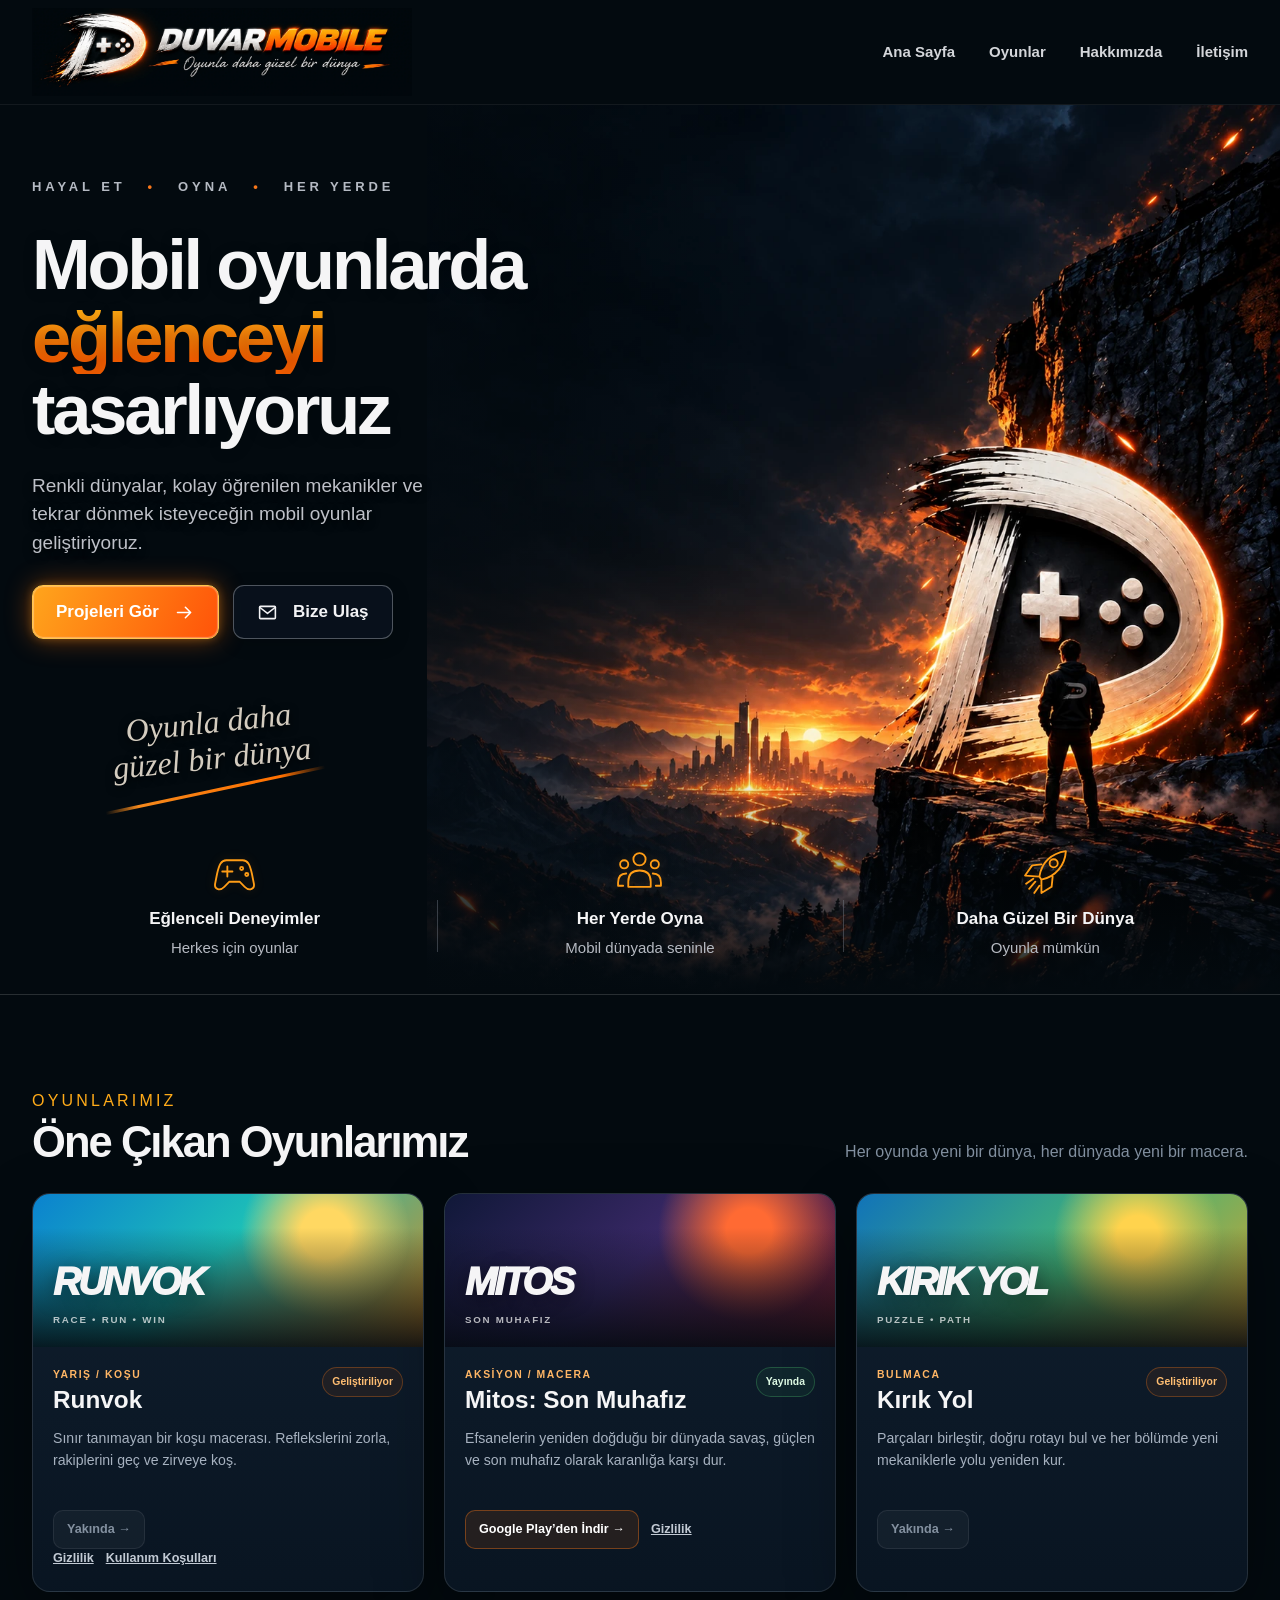
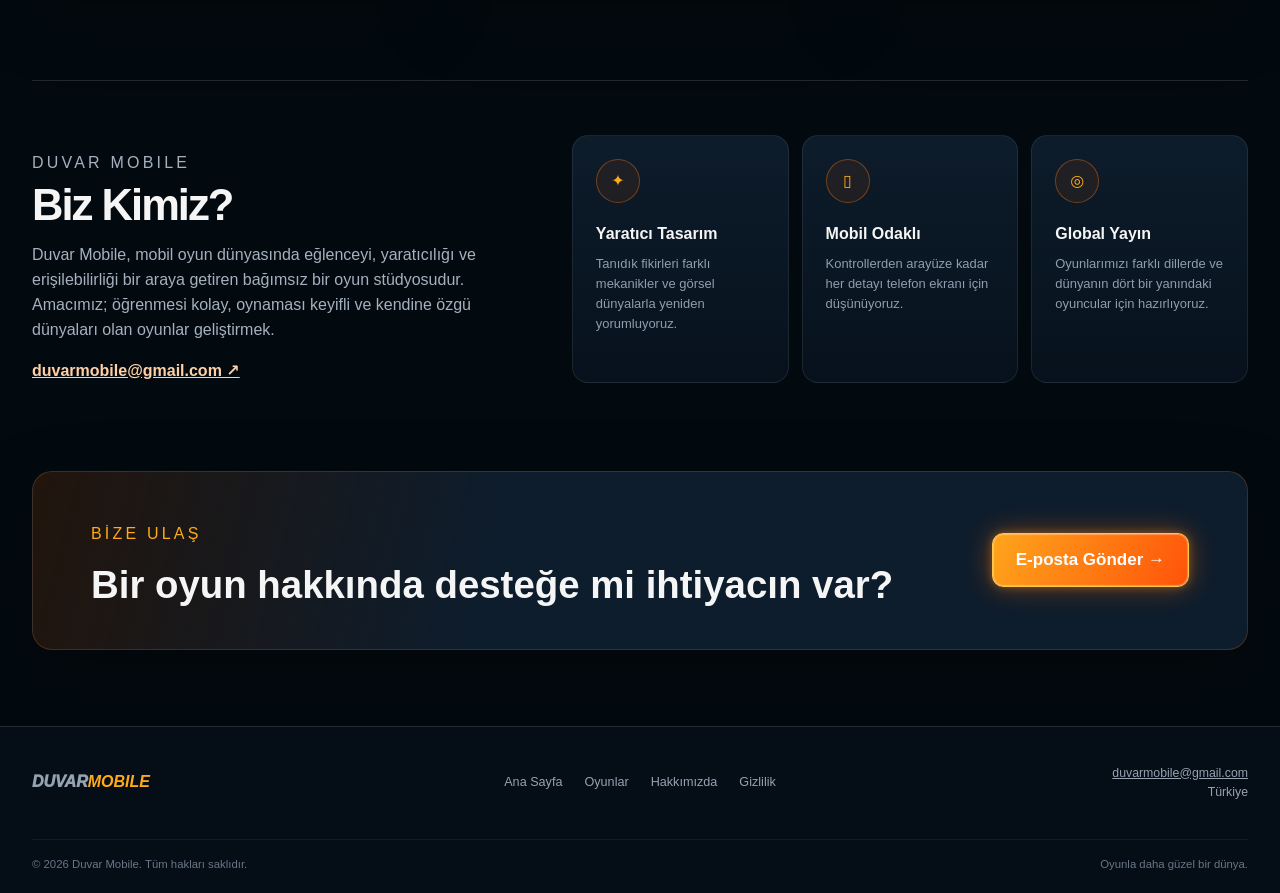
<file: index.html>
<!doctype html>
<html lang="tr">
<head>
<meta charset="utf-8">
<meta name="viewport" content="width=device-width,initial-scale=1">
<meta name="theme-color" content="#030a0f">
<meta name="description" content="Duvar Mobile, mobil için renkli, erişilebilir ve akılda kalan oyunlar geliştiren bağımsız bir oyun stüdyosudur.">
<title>Duvar Mobile — Mobil Oyun Stüdyosu</title>
<link rel="canonical" href="https://duvarmobile.com/">
<link rel="preload" href="/assets/duvarmobile-world.webp" as="image" fetchpriority="high">
<link rel="stylesheet" href="/homepage.css?v=20260908">
<script src="/assets/navigation.js" defer></script>
</head>
<body>
<a class="skip-link" href="#top">İçeriğe geç</a>
<header class="topbar">
  <div class="shell navrow">
    <a class="brand" href="/" aria-label="Duvar Mobile ana sayfa"><img src="/assets/duvarmobile-logo.webp" width="768" height="180" alt="DUVARMOBILE — Oyunla daha güzel bir dünya" fetchpriority="high"></a>
    <nav class="desktop-nav" aria-label="Ana menü"><a href="#top">Ana Sayfa</a><a href="#games">Oyunlar</a><a href="#about">Hakkımızda</a><a href="mailto:duvarmobile@gmail.com">İletişim</a></nav>
    <details class="mobile-menu">
      <summary aria-label="Ana menü"><span></span><span></span><span></span></summary>
      <nav aria-label="Mobil menü"><a href="#top">Ana Sayfa</a><a href="#games">Oyunlar</a><a href="#about">Hakkımızda</a><a href="mailto:duvarmobile@gmail.com">İletişim</a><a href="/privacy/">Gizlilik</a></nav>
    </details>
  </div>
</header>
<main id="top">
<section class="hero" aria-labelledby="hero-title">
  <div class="hero-scene" aria-hidden="true"></div>
  <div class="shell hero-content">
    <p class="kicker">HAYAL ET <span>•</span> OYNA <span>•</span> HER YERDE</p>
    <h1 id="hero-title"><span>Mobil oyunlarda</span><em>eğlenceyi</em><span>tasarlıyoruz</span></h1>
    <p class="lead">Renkli dünyalar, kolay öğrenilen mekanikler ve tekrar dönmek isteyeceğin mobil oyunlar geliştiriyoruz.</p>
    <div class="actions">
      <a class="btn-primary" href="#games">Projeleri Gör <svg viewBox="0 0 24 24" aria-hidden="true"><path d="M4 12h15m-6-6 6 6-6 6"/></svg></a>
      <a class="btn-secondary" href="mailto:duvarmobile@gmail.com"><svg viewBox="0 0 24 24" aria-hidden="true"><rect x="3" y="5" width="18" height="14" rx="1"/><path d="m3 6 9 7 9-7"/></svg>Bize Ulaş</a>
    </div>
    <p class="world-tagline">Oyunla daha<br>güzel bir dünya<span aria-hidden="true"></span></p>
  </div>
  <div class="shell proof" aria-label="Duvar Mobile dünyası">
    <div><svg viewBox="0 0 48 48" aria-hidden="true"><path d="M16 13h16c5 0 7 4 9 13l2 10c1 6-5 7-9 3l-5-5H19l-5 5c-4 4-10 3-9-3l2-10c2-9 4-13 9-13Z"/><path d="M17 19v10m-5-5h10"/><circle cx="31" cy="21" r="1.5"/><circle cx="36" cy="27" r="1.5"/></svg><strong>Eğlenceli Deneyimler</strong><small>Herkes için oyunlar</small></div>
    <div><svg viewBox="0 0 48 48" aria-hidden="true"><circle cx="24" cy="12" r="6"/><circle cx="9" cy="17" r="4"/><circle cx="39" cy="17" r="4"/><path d="M13 39v-5c0-7 4-11 11-11s11 4 11 11v5H13ZM11 26c-5 0-8 3-8 9v3h5m29-12c5 0 8 3 8 9v3h-5"/></svg><strong>Her Yerde Oyna</strong><small>Mobil dünyada seninle</small></div>
    <div><svg viewBox="0 0 48 48" aria-hidden="true"><path d="M18 29C20 15 30 6 44 4c-1 14-10 25-24 28l-2-3ZM20 17l-9 1-7 10 14 1m13 0-1 10-10 6V32M14 34l-6 7m4-10-7 5m13 2-5 7"/><circle cx="32" cy="16" r="4"/></svg><strong>Daha Güzel Bir Dünya</strong><small>Oyunla mümkün</small></div>
  </div>
</section>
<section class="section" id="games"><div class="shell"><div class="section-head"><div><p class="section-kicker">OYUNLARIMIZ</p><h2>Öne Çıkan Oyunlarımız</h2></div><p>Her oyunda yeni bir dünya, her dünyada yeni bir macera.</p></div><div class="games"><article class="game"><div class="game-art runvok"><span>RUNVOK</span><small>RACE • RUN • WIN</small></div><div class="game-body"><div class="title-row"><div><p class="genre">YARIŞ / KOŞU</p><h3>Runvok</h3></div><span class="chip">Geliştiriliyor</span></div><p>Sınır tanımayan bir koşu macerası. Reflekslerini zorla, rakiplerini geç ve zirveye koş.</p><span class="card-btn disabled">Yakında →</span><div class="game-actions"><a class="textlink" href="/privacy/runvok/">Gizlilik</a><a class="textlink" href="/terms/runvok/">Kullanım Koşulları</a></div></div></article><article class="game"><div class="game-art mitos"><span>MITOS</span><small>SON MUHAFIZ</small></div><div class="game-body"><div class="title-row"><div><p class="genre">AKSİYON / MACERA</p><h3>Mitos: Son Muhafız</h3></div><span class="chip live">Yayında</span></div><p>Efsanelerin yeniden doğduğu bir dünyada savaş, güçlen ve son muhafız olarak karanlığa karşı dur.</p><div class="game-actions"><a class="card-btn" href="https://play.google.com/store/apps/details?id=com.mitosgames.lastguard" aria-label="Mitos: Son Muhafız oyununu Google Play’den indir">Google Play’den İndir →</a><a class="textlink" href="/privacy/mitos-last-guard/">Gizlilik</a></div></div></article><article class="game"><div class="game-art kirik"><span>KIRIK YOL</span><small>PUZZLE • PATH</small></div><div class="game-body"><div class="title-row"><div><p class="genre">BULMACA</p><h3>Kırık Yol</h3></div><span class="chip">Geliştiriliyor</span></div><p>Parçaları birleştir, doğru rotayı bul ve her bölümde yeni mekaniklerle yolu yeniden kur.</p><span class="card-btn disabled">Yakında →</span></div></article></div></div></section>
<section class="about" id="about"><div class="shell about-grid"><div class="about-copy"><p class="section-kicker">DUVAR MOBILE</p><h2>Biz Kimiz?</h2><p>Duvar Mobile, mobil oyun dünyasında eğlenceyi, yaratıcılığı ve erişilebilirliği bir araya getiren bağımsız bir oyun stüdyosudur. Amacımız; öğrenmesi kolay, oynaması keyifli ve kendine özgü dünyaları olan oyunlar geliştirmek.</p><a class="mail" href="mailto:duvarmobile@gmail.com">duvarmobile@gmail.com ↗</a></div><div class="features"><article class="feature"><i>✦</i><h3>Yaratıcı Tasarım</h3><p>Tanıdık fikirleri farklı mekanikler ve görsel dünyalarla yeniden yorumluyoruz.</p></article><article class="feature"><i>▯</i><h3>Mobil Odaklı</h3><p>Kontrollerden arayüze kadar her detayı telefon ekranı için düşünüyoruz.</p></article><article class="feature"><i>◎</i><h3>Global Yayın</h3><p>Oyunlarımızı farklı dillerde ve dünyanın dört bir yanındaki oyuncular için hazırlıyoruz.</p></article></div></div></section>
<section class="contact"><div class="shell contact-inner"><div><p class="section-kicker">BİZE ULAŞ</p><h2>Bir oyun hakkında desteğe mi ihtiyacın var?</h2></div><a class="btn-primary" href="mailto:duvarmobile@gmail.com">E-posta Gönder →</a></div></section>
</main>
<footer><div class="shell footer-grid"><div class="footer-brand">DUVAR<b>MOBILE</b></div><nav class="footer-nav"><a href="#top">Ana Sayfa</a><a href="#games">Oyunlar</a><a href="#about">Hakkımızda</a><a href="/privacy/">Gizlilik</a></nav><div class="footer-contact"><a href="mailto:duvarmobile@gmail.com">duvarmobile@gmail.com</a><br>Türkiye</div></div><div class="shell copyright"><span>© 2026 Duvar Mobile. Tüm hakları saklıdır.</span><span>Oyunla daha güzel bir dünya.</span></div></footer>
</body>
</html>
</file>
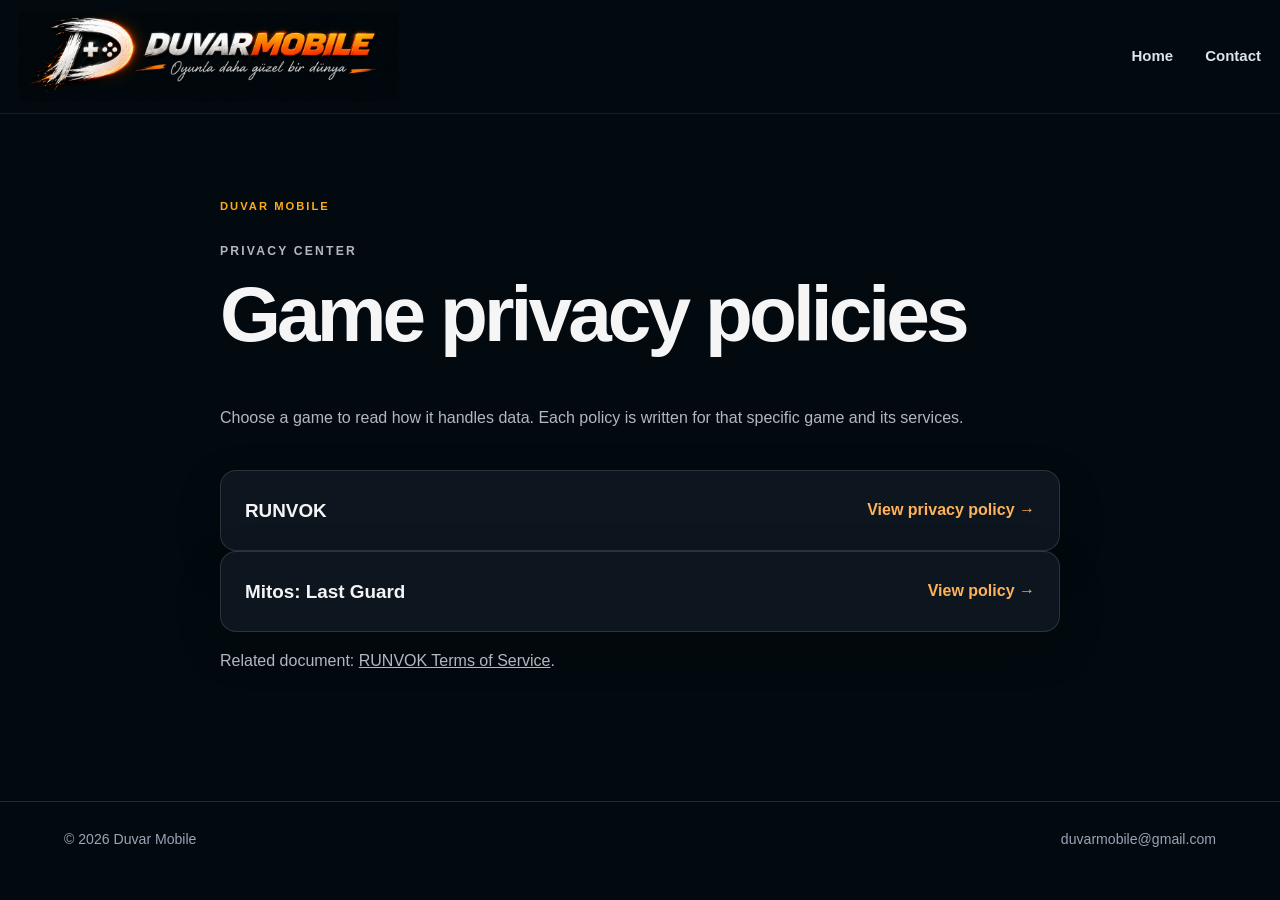
<file: privacy/index.html>
<!doctype html>
<html lang="en">
<head>
  <meta charset="utf-8">
  <meta name="viewport" content="width=device-width, initial-scale=1">
  <meta name="description" content="Official privacy policies for games published by Duvar Mobile.">
  <title>Privacy Policies — Duvar Mobile</title>
  <link rel="canonical" href="https://duvarmobile.com/privacy/">
  <link rel="stylesheet" href="/styles.css?v=20260914">
  <meta name="theme-color" content="#030a0f">
</head>
<body>
  <header class="site-header">
    <a class="brand" href="/" aria-label="Duvar Mobile home"><img src="/assets/duvarmobile-logo.webp" width="768" height="180" alt="DUVARMOBILE — Oyunla daha güzel bir dünya"></a>
    <nav aria-label="Main navigation"><a href="/">Home</a><a href="mailto:duvarmobile@gmail.com">Contact</a></nav>
  </header>
  <main class="policy-index">
    <p class="eyebrow">PRIVACY CENTER</p>
    <h1>Game privacy policies</h1>
    <p>Choose a game to read how it handles data. Each policy is written for that specific game and its services.</p>
    <div class="policy-list">
      <a href="/privacy/runvok/"><strong>RUNVOK</strong><span>View privacy policy →</span></a>
      <a href="/privacy/mitos-last-guard/"><strong>Mitos: Last Guard</strong><span>View policy →</span></a>
    </div>
    <p>Related document: <a href="/terms/runvok/">RUNVOK Terms of Service</a>.</p>
  </main>
  <footer><span>© 2026 Duvar Mobile</span><span>duvarmobile@gmail.com</span></footer>
</body>
</html>
</file>
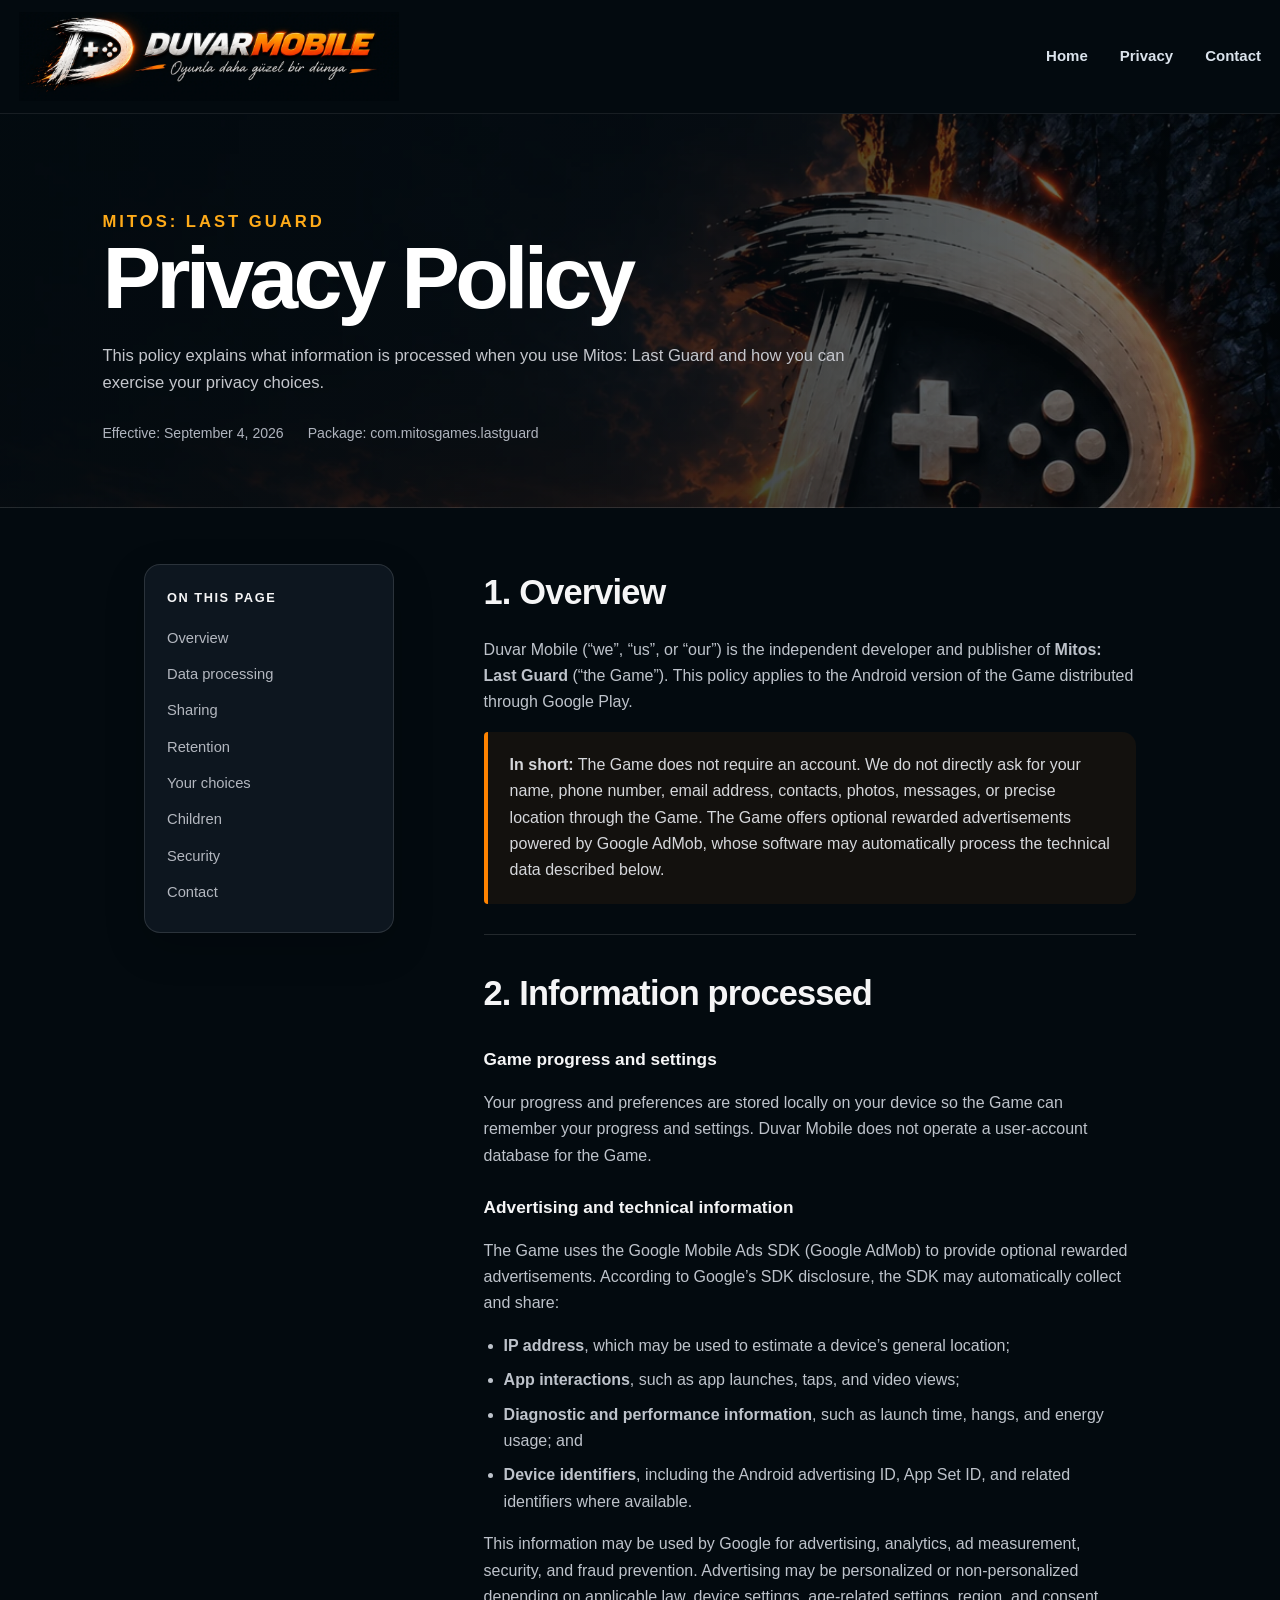
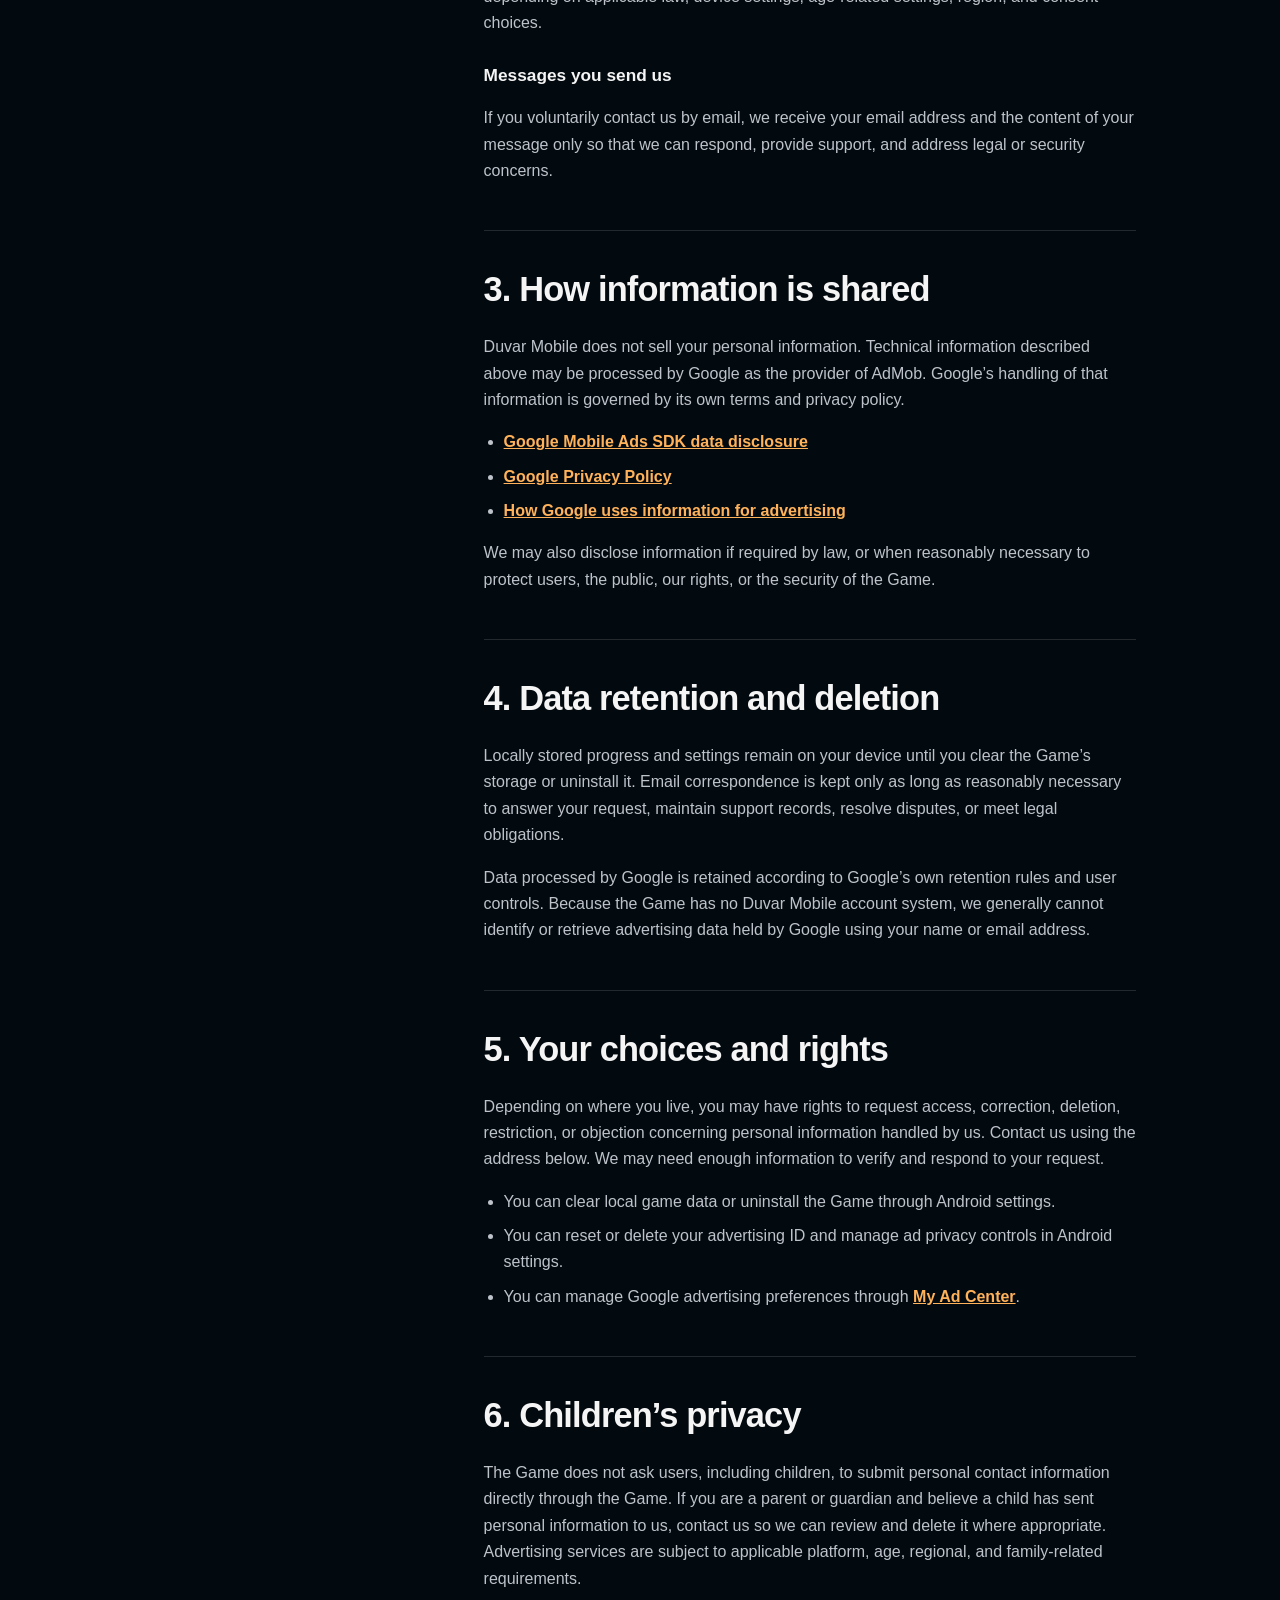
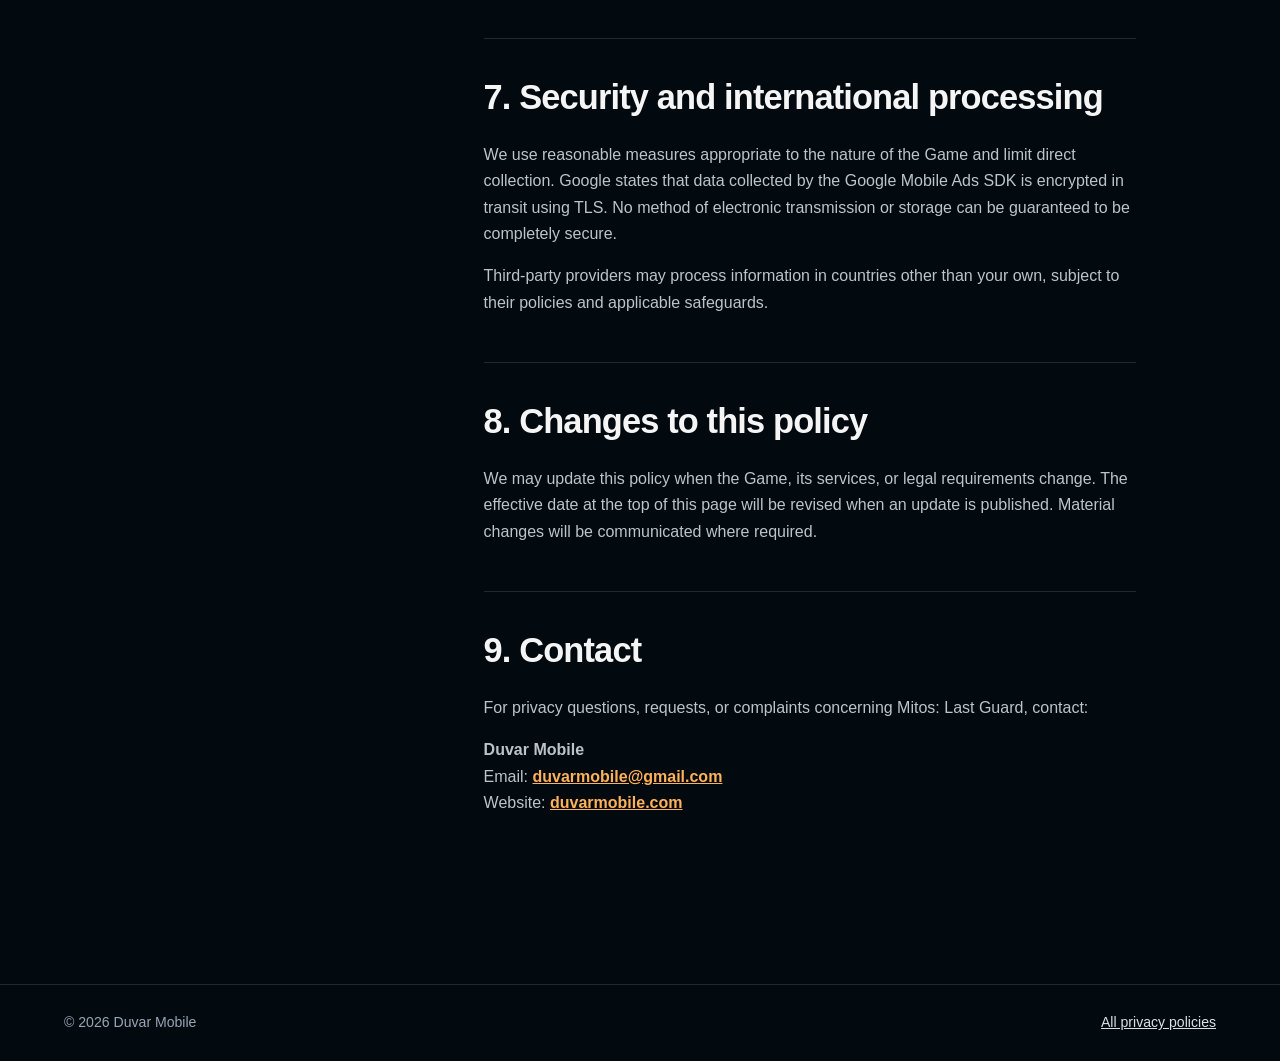
<file: privacy/mitos-last-guard/index.html>
<!doctype html>
<html lang="en">
<head>
  <meta charset="utf-8">
  <meta name="viewport" content="width=device-width, initial-scale=1">
  <meta name="description" content="Privacy Policy for Mitos: Last Guard, an Android game published by Duvar Mobile.">
  <title>Privacy Policy for Mitos: Last Guard — Duvar Mobile</title>
  <link rel="canonical" href="https://duvarmobile.com/privacy/mitos-last-guard/">
  <link rel="stylesheet" href="/styles.css?v=20260914">
  <meta name="theme-color" content="#030a0f">
</head>
<body>
  <header class="site-header">
    <a class="brand" href="/" aria-label="Duvar Mobile home"><img src="/assets/duvarmobile-logo.webp" width="768" height="180" alt="DUVARMOBILE — Oyunla daha güzel bir dünya"></a>
    <nav aria-label="Main navigation"><a href="/">Home</a><a href="/privacy/">Privacy</a><a href="mailto:duvarmobile@gmail.com">Contact</a></nav>
  </header>

  <main>
    <header class="policy-hero">
      <p class="eyebrow">MITOS: LAST GUARD</p>
      <h1>Privacy Policy</h1>
      <p>This policy explains what information is processed when you use Mitos: Last Guard and how you can exercise your privacy choices.</p>
      <div class="policy-meta"><span>Effective: September 4, 2026</span><span>Package: com.mitosgames.lastguard</span></div>
    </header>

    <div class="policy-layout">
      <aside class="policy-nav" aria-label="Policy sections">
        <strong>ON THIS PAGE</strong>
        <a href="#overview">Overview</a>
        <a href="#data">Data processing</a>
        <a href="#sharing">Sharing</a>
        <a href="#retention">Retention</a>
        <a href="#choices">Your choices</a>
        <a href="#children">Children</a>
        <a href="#security">Security</a>
        <a href="#contact">Contact</a>
      </aside>

      <article class="policy-content">
        <section id="overview">
          <h2>1. Overview</h2>
          <p>Duvar Mobile (“we”, “us”, or “our”) is the independent developer and publisher of <strong>Mitos: Last Guard</strong> (“the Game”). This policy applies to the Android version of the Game distributed through Google Play.</p>
          <div class="notice"><strong>In short:</strong> The Game does not require an account. We do not directly ask for your name, phone number, email address, contacts, photos, messages, or precise location through the Game. The Game offers optional rewarded advertisements powered by Google AdMob, whose software may automatically process the technical data described below.</div>
        </section>

        <section id="data">
          <h2>2. Information processed</h2>
          <h3>Game progress and settings</h3>
          <p>Your progress and preferences are stored locally on your device so the Game can remember your progress and settings. Duvar Mobile does not operate a user-account database for the Game.</p>

          <h3>Advertising and technical information</h3>
          <p>The Game uses the Google Mobile Ads SDK (Google AdMob) to provide optional rewarded advertisements. According to Google’s SDK disclosure, the SDK may automatically collect and share:</p>
          <ul>
            <li><strong>IP address</strong>, which may be used to estimate a device’s general location;</li>
            <li><strong>App interactions</strong>, such as app launches, taps, and video views;</li>
            <li><strong>Diagnostic and performance information</strong>, such as launch time, hangs, and energy usage; and</li>
            <li><strong>Device identifiers</strong>, including the Android advertising ID, App Set ID, and related identifiers where available.</li>
          </ul>
          <p>This information may be used by Google for advertising, analytics, ad measurement, security, and fraud prevention. Advertising may be personalized or non-personalized depending on applicable law, device settings, age-related settings, region, and consent choices.</p>

          <h3>Messages you send us</h3>
          <p>If you voluntarily contact us by email, we receive your email address and the content of your message only so that we can respond, provide support, and address legal or security concerns.</p>
        </section>

        <section id="sharing">
          <h2>3. How information is shared</h2>
          <p>Duvar Mobile does not sell your personal information. Technical information described above may be processed by Google as the provider of AdMob. Google’s handling of that information is governed by its own terms and privacy policy.</p>
          <ul>
            <li><a href="https://developers.google.com/admob/android/privacy/play-data-disclosure">Google Mobile Ads SDK data disclosure</a></li>
            <li><a href="https://policies.google.com/privacy">Google Privacy Policy</a></li>
            <li><a href="https://policies.google.com/technologies/ads">How Google uses information for advertising</a></li>
          </ul>
          <p>We may also disclose information if required by law, or when reasonably necessary to protect users, the public, our rights, or the security of the Game.</p>
        </section>

        <section id="retention">
          <h2>4. Data retention and deletion</h2>
          <p>Locally stored progress and settings remain on your device until you clear the Game’s storage or uninstall it. Email correspondence is kept only as long as reasonably necessary to answer your request, maintain support records, resolve disputes, or meet legal obligations.</p>
          <p>Data processed by Google is retained according to Google’s own retention rules and user controls. Because the Game has no Duvar Mobile account system, we generally cannot identify or retrieve advertising data held by Google using your name or email address.</p>
        </section>

        <section id="choices">
          <h2>5. Your choices and rights</h2>
          <p>Depending on where you live, you may have rights to request access, correction, deletion, restriction, or objection concerning personal information handled by us. Contact us using the address below. We may need enough information to verify and respond to your request.</p>
          <ul>
            <li>You can clear local game data or uninstall the Game through Android settings.</li>
            <li>You can reset or delete your advertising ID and manage ad privacy controls in Android settings.</li>
            <li>You can manage Google advertising preferences through <a href="https://myadcenter.google.com/">My Ad Center</a>.</li>
          </ul>
        </section>

        <section id="children">
          <h2>6. Children’s privacy</h2>
          <p>The Game does not ask users, including children, to submit personal contact information directly through the Game. If you are a parent or guardian and believe a child has sent personal information to us, contact us so we can review and delete it where appropriate. Advertising services are subject to applicable platform, age, regional, and family-related requirements.</p>
        </section>

        <section id="security">
          <h2>7. Security and international processing</h2>
          <p>We use reasonable measures appropriate to the nature of the Game and limit direct collection. Google states that data collected by the Google Mobile Ads SDK is encrypted in transit using TLS. No method of electronic transmission or storage can be guaranteed to be completely secure.</p>
          <p>Third-party providers may process information in countries other than your own, subject to their policies and applicable safeguards.</p>
        </section>

        <section>
          <h2>8. Changes to this policy</h2>
          <p>We may update this policy when the Game, its services, or legal requirements change. The effective date at the top of this page will be revised when an update is published. Material changes will be communicated where required.</p>
        </section>

        <section id="contact">
          <h2>9. Contact</h2>
          <p>For privacy questions, requests, or complaints concerning Mitos: Last Guard, contact:</p>
          <p><strong>Duvar Mobile</strong><br>Email: <a href="mailto:duvarmobile@gmail.com">duvarmobile@gmail.com</a><br>Website: <a href="https://duvarmobile.com/">duvarmobile.com</a></p>
        </section>
      </article>
    </div>
  </main>

  <footer><span>© 2026 Duvar Mobile</span><span><a href="/privacy/">All privacy policies</a></span></footer>
</body>
</html>
</file>
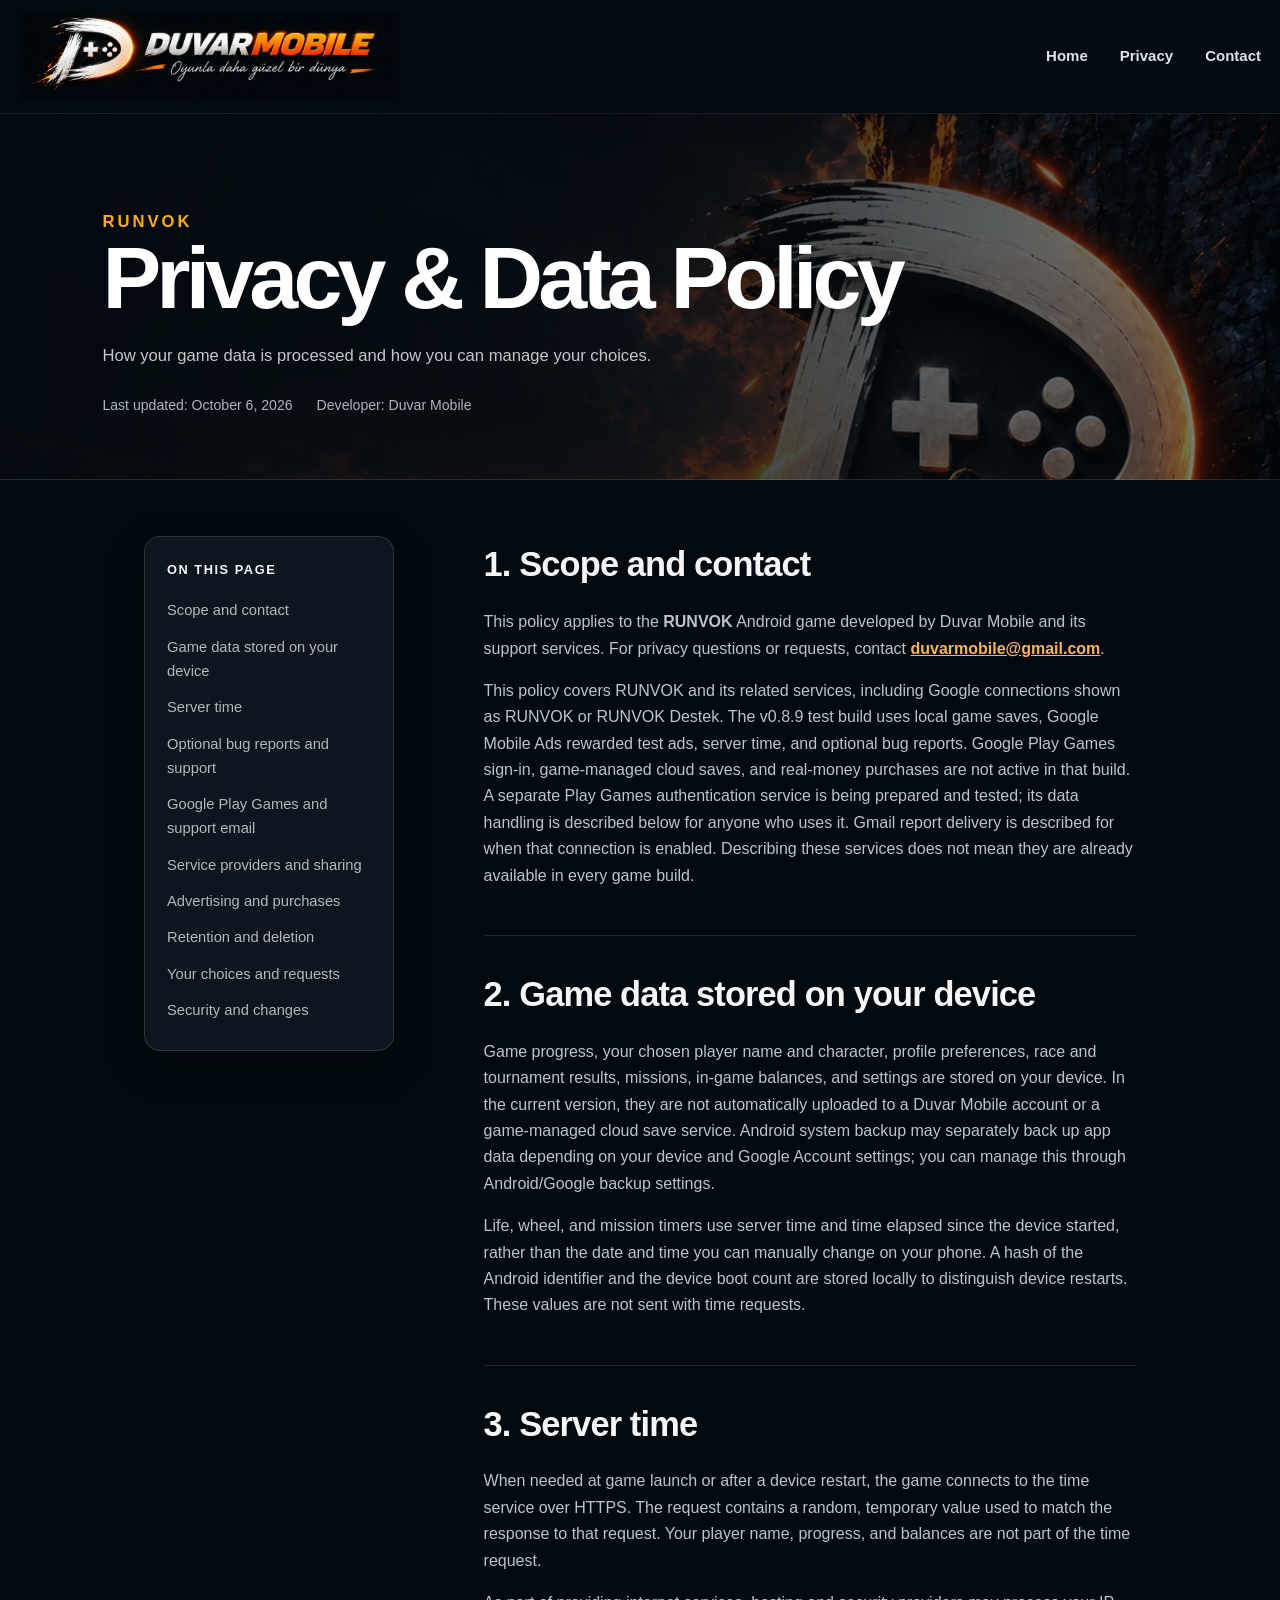
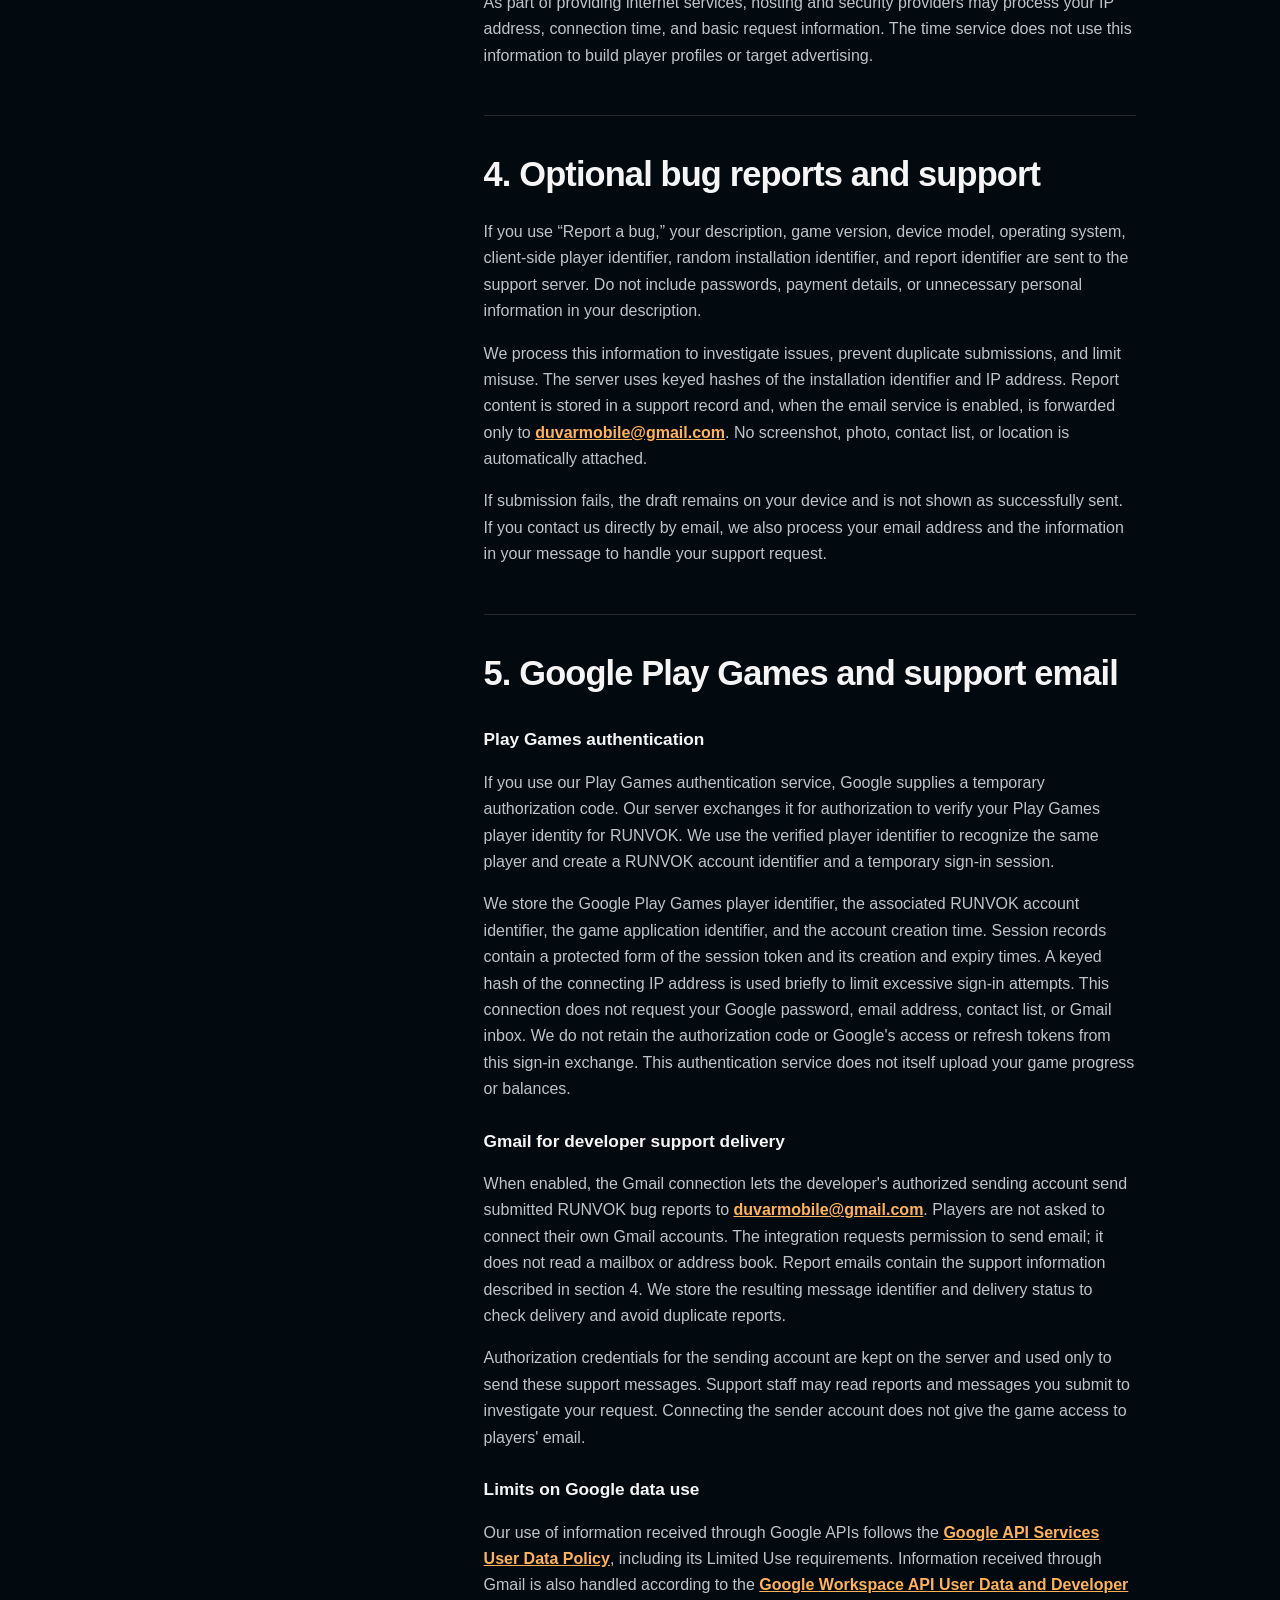
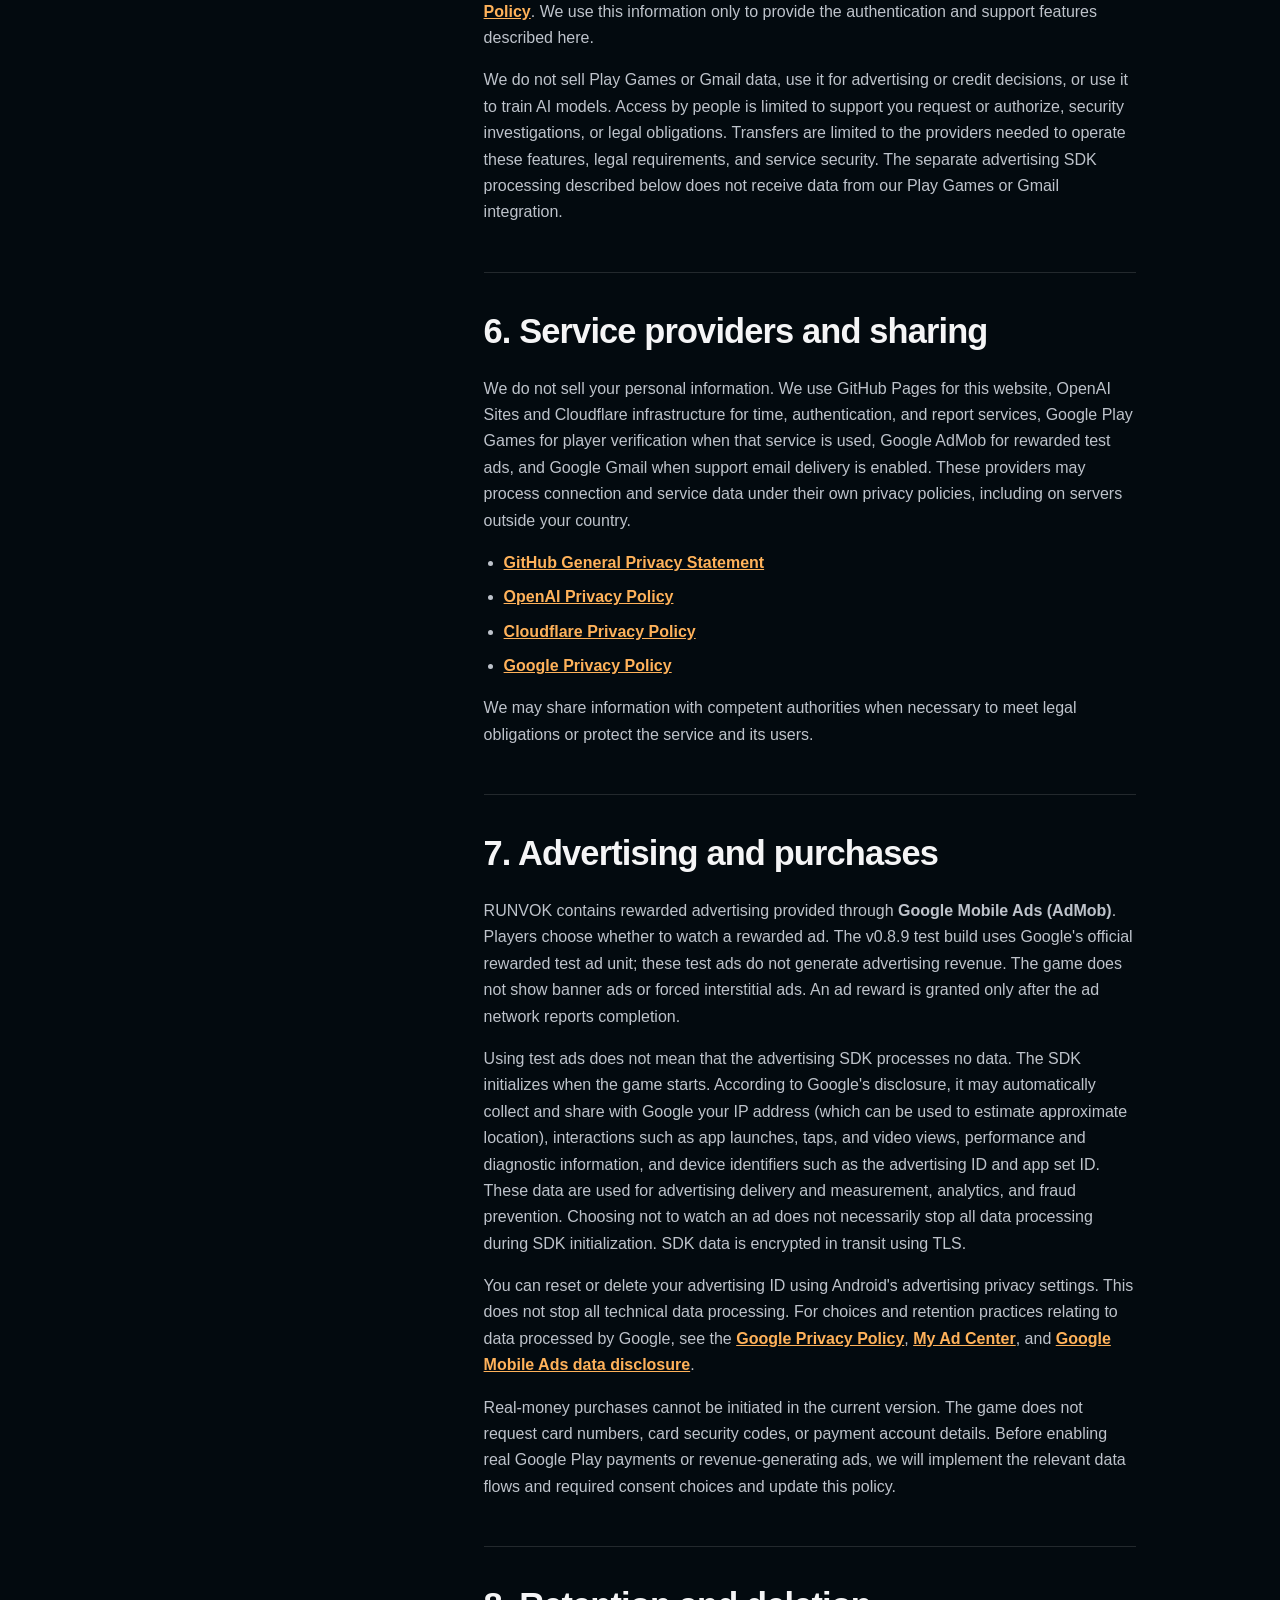
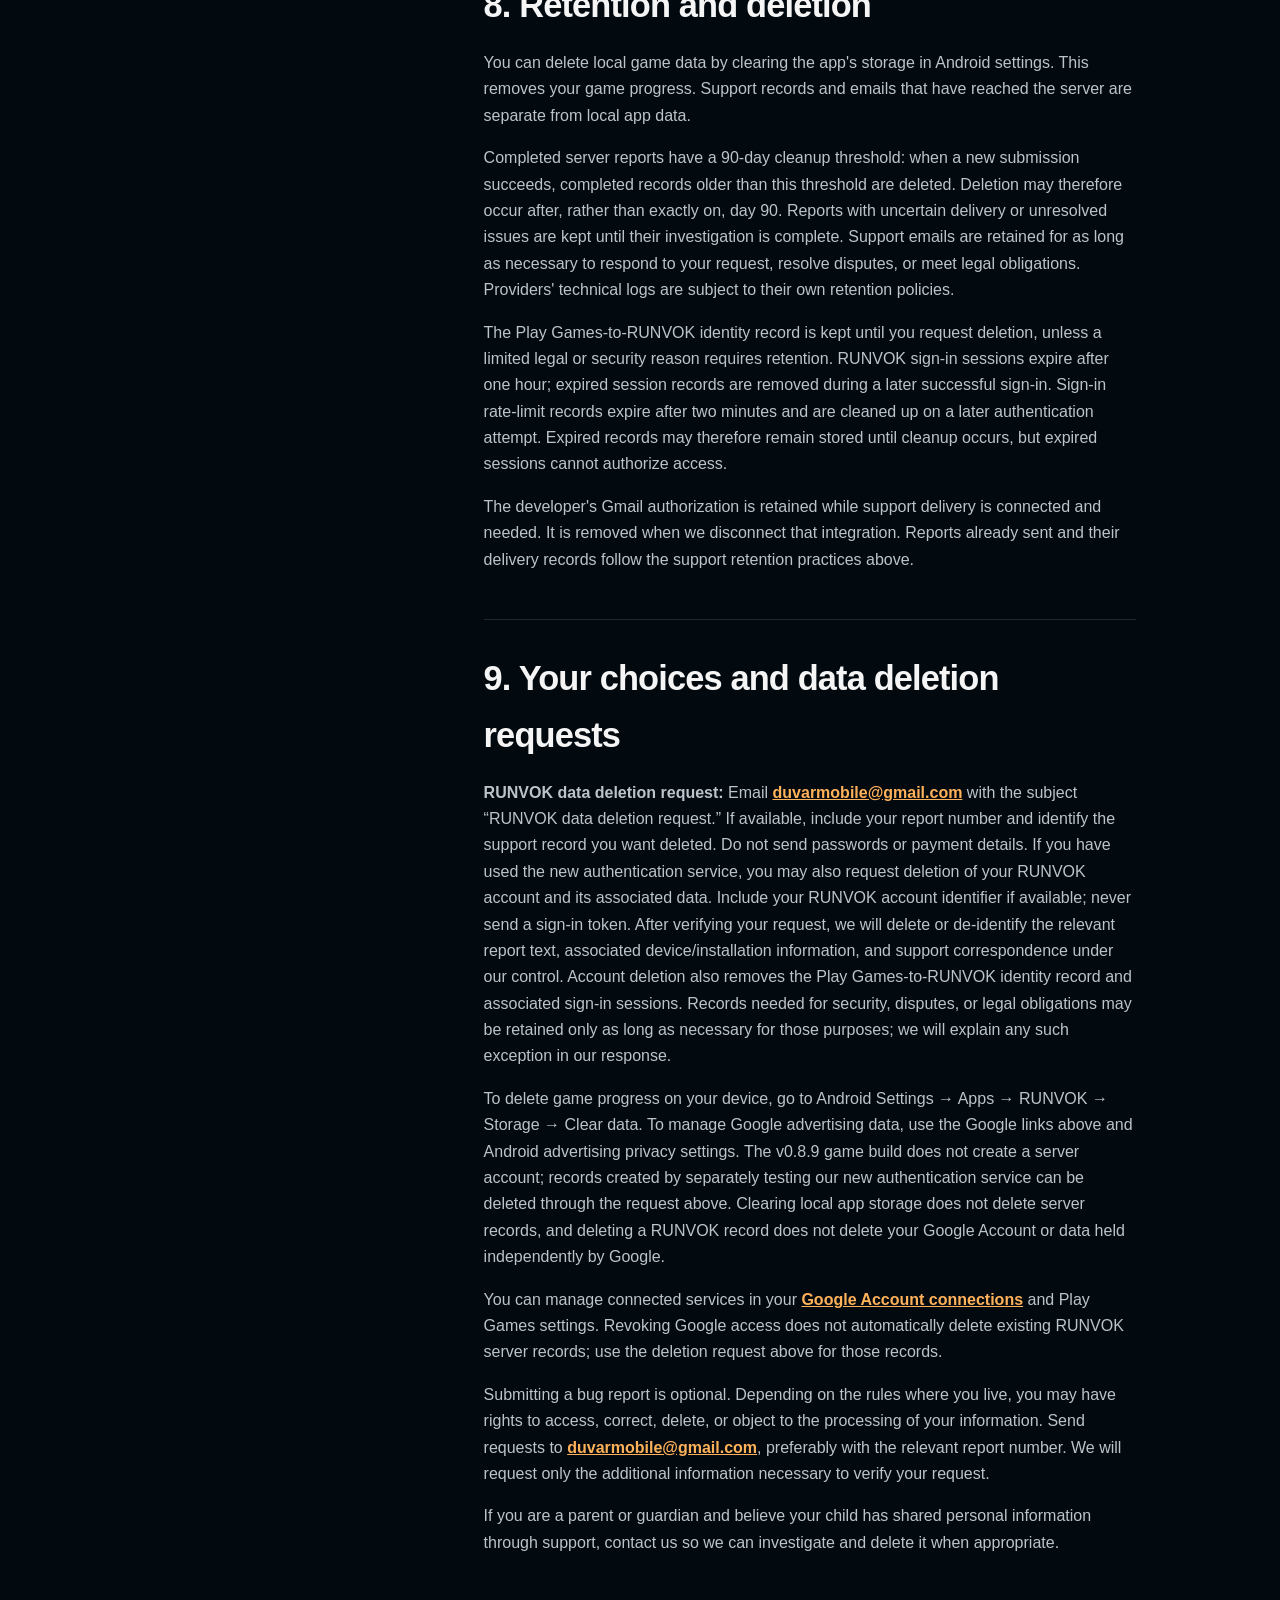
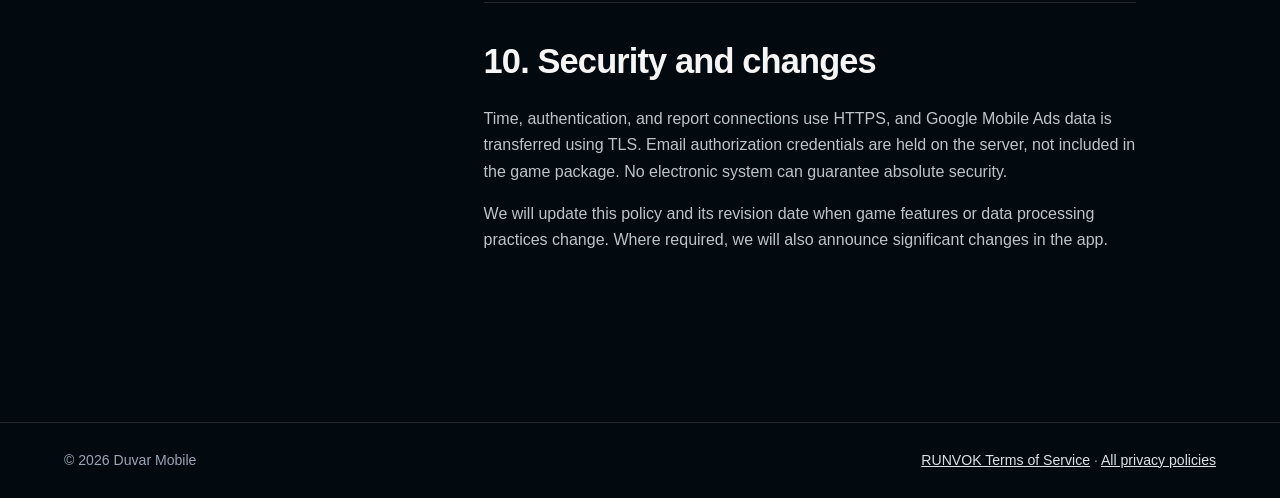
<file: privacy/runvok/index.html>
<!doctype html>
<html lang="en">
<head>
<meta charset="utf-8">
<meta name="viewport" content="width=device-width, initial-scale=1">
<meta name="description" content="Privacy and data policy for the RUNVOK Android game: local game data, Google Play Games, support email, rewarded ads, retention, and deletion requests.">
<title>RUNVOK Privacy &amp; Data Policy — Duvar Mobile</title>
<link rel="canonical" href="https://duvarmobile.com/privacy/runvok/">
<link rel="stylesheet" href="/styles.css?v=20260914">
<meta name="theme-color" content="#030a0f">
</head>
<body>
<header class="site-header">
<a class="brand" href="/" aria-label="Duvar Mobile home"><img src="/assets/duvarmobile-logo.webp" width="768" height="180" alt="DUVARMOBILE — A better world through games"></a>
<nav aria-label="Main navigation"><a href="/">Home</a><a href="/privacy/">Privacy</a><a href="mailto:duvarmobile@gmail.com">Contact</a></nav>
</header>
<main>
<header class="policy-hero"><p class="eyebrow">RUNVOK</p><h1>Privacy &amp; Data Policy</h1><p>How your game data is processed and how you can manage your choices.</p><div class="policy-meta"><span>Last updated: October 6, 2026</span><span>Developer: Duvar Mobile</span></div></header>
<div class="policy-layout">
<aside class="policy-nav" aria-label="Policy sections"><strong>ON THIS PAGE</strong><a href="#kapsam">Scope and contact</a>
<a href="#yerel">Game data stored on your device</a>
<a href="#zaman">Server time</a>
<a href="#bildirim">Optional bug reports and support</a>
<a href="#google">Google Play Games and support email</a>
<a href="#saglayicilar">Service providers and sharing</a>
<a href="#reklam">Advertising and purchases</a>
<a href="#saklama">Retention and deletion</a>
<a href="#haklar">Your choices and requests</a>
<a href="#guvenlik">Security and changes</a></aside>
<article class="policy-content">
<section id="kapsam"><h2>1. Scope and contact</h2><p>This policy applies to the <strong>RUNVOK</strong> Android game developed by Duvar Mobile and its support services. For privacy questions or requests, contact <a href="mailto:duvarmobile@gmail.com">duvarmobile@gmail.com</a>.</p><p>This policy covers RUNVOK and its related services, including Google connections shown as RUNVOK or RUNVOK Destek. The v0.8.9 test build uses local game saves, Google Mobile Ads rewarded test ads, server time, and optional bug reports. Google Play Games sign-in, game-managed cloud saves, and real-money purchases are not active in that build. A separate Play Games authentication service is being prepared and tested; its data handling is described below for anyone who uses it. Gmail report delivery is described for when that connection is enabled. Describing these services does not mean they are already available in every game build.</p></section>
<section id="yerel"><h2>2. Game data stored on your device</h2><p>Game progress, your chosen player name and character, profile preferences, race and tournament results, missions, in-game balances, and settings are stored on your device. In the current version, they are not automatically uploaded to a Duvar Mobile account or a game-managed cloud save service. Android system backup may separately back up app data depending on your device and Google Account settings; you can manage this through Android/Google backup settings.</p><p>Life, wheel, and mission timers use server time and time elapsed since the device started, rather than the date and time you can manually change on your phone. A hash of the Android identifier and the device boot count are stored locally to distinguish device restarts. These values are not sent with time requests.</p></section>
<section id="zaman"><h2>3. Server time</h2><p>When needed at game launch or after a device restart, the game connects to the time service over HTTPS. The request contains a random, temporary value used to match the response to that request. Your player name, progress, and balances are not part of the time request.</p><p>As part of providing internet services, hosting and security providers may process your IP address, connection time, and basic request information. The time service does not use this information to build player profiles or target advertising.</p></section>
<section id="bildirim"><h2>4. Optional bug reports and support</h2><p>If you use “Report a bug,” your description, game version, device model, operating system, client-side player identifier, random installation identifier, and report identifier are sent to the support server. Do not include passwords, payment details, or unnecessary personal information in your description.</p><p>We process this information to investigate issues, prevent duplicate submissions, and limit misuse. The server uses keyed hashes of the installation identifier and IP address. Report content is stored in a support record and, when the email service is enabled, is forwarded only to <a href="mailto:duvarmobile@gmail.com">duvarmobile@gmail.com</a>. No screenshot, photo, contact list, or location is automatically attached.</p><p>If submission fails, the draft remains on your device and is not shown as successfully sent. If you contact us directly by email, we also process your email address and the information in your message to handle your support request.</p></section>
<section id="google"><h2>5. Google Play Games and support email</h2>
<h3>Play Games authentication</h3>
<p>If you use our Play Games authentication service, Google supplies a temporary authorization code. Our server exchanges it for authorization to verify your Play Games player identity for RUNVOK. We use the verified player identifier to recognize the same player and create a RUNVOK account identifier and a temporary sign-in session.</p>
<p>We store the Google Play Games player identifier, the associated RUNVOK account identifier, the game application identifier, and the account creation time. Session records contain a protected form of the session token and its creation and expiry times. A keyed hash of the connecting IP address is used briefly to limit excessive sign-in attempts. This connection does not request your Google password, email address, contact list, or Gmail inbox. We do not retain the authorization code or Google's access or refresh tokens from this sign-in exchange. This authentication service does not itself upload your game progress or balances.</p>
<h3>Gmail for developer support delivery</h3>
<p>When enabled, the Gmail connection lets the developer's authorized sending account send submitted RUNVOK bug reports to <a href="mailto:duvarmobile@gmail.com">duvarmobile@gmail.com</a>. Players are not asked to connect their own Gmail accounts. The integration requests permission to send email; it does not read a mailbox or address book. Report emails contain the support information described in section 4. We store the resulting message identifier and delivery status to check delivery and avoid duplicate reports.</p>
<p>Authorization credentials for the sending account are kept on the server and used only to send these support messages. Support staff may read reports and messages you submit to investigate your request. Connecting the sender account does not give the game access to players' email.</p>
<h3>Limits on Google data use</h3>
<p>Our use of information received through Google APIs follows the <a href="https://developers.google.com/terms/api-services-user-data-policy">Google API Services User Data Policy</a>, including its Limited Use requirements. Information received through Gmail is also handled according to the <a href="https://developers.google.com/workspace/workspace-api-user-data-developer-policy">Google Workspace API User Data and Developer Policy</a>. We use this information only to provide the authentication and support features described here.</p>
<p>We do not sell Play Games or Gmail data, use it for advertising or credit decisions, or use it to train AI models. Access by people is limited to support you request or authorize, security investigations, or legal obligations. Transfers are limited to the providers needed to operate these features, legal requirements, and service security. The separate advertising SDK processing described below does not receive data from our Play Games or Gmail integration.</p></section>
<section id="saglayicilar"><h2>6. Service providers and sharing</h2><p>We do not sell your personal information. We use GitHub Pages for this website, OpenAI Sites and Cloudflare infrastructure for time, authentication, and report services, Google Play Games for player verification when that service is used, Google AdMob for rewarded test ads, and Google Gmail when support email delivery is enabled. These providers may process connection and service data under their own privacy policies, including on servers outside your country.</p><ul><li><a href="https://docs.github.com/en/site-policy/privacy-policies/github-general-privacy-statement">GitHub General Privacy Statement</a></li><li><a href="https://openai.com/policies/privacy-policy/">OpenAI Privacy Policy</a></li><li><a href="https://www.cloudflare.com/privacypolicy/">Cloudflare Privacy Policy</a></li><li><a href="https://policies.google.com/privacy">Google Privacy Policy</a></li></ul><p>We may share information with competent authorities when necessary to meet legal obligations or protect the service and its users.</p></section>
<section id="reklam"><h2>7. Advertising and purchases</h2><p>RUNVOK contains rewarded advertising provided through <strong>Google Mobile Ads (AdMob)</strong>. Players choose whether to watch a rewarded ad. The v0.8.9 test build uses Google's official rewarded test ad unit; these test ads do not generate advertising revenue. The game does not show banner ads or forced interstitial ads. An ad reward is granted only after the ad network reports completion.</p><p>Using test ads does not mean that the advertising SDK processes no data. The SDK initializes when the game starts. According to Google's disclosure, it may automatically collect and share with Google your IP address (which can be used to estimate approximate location), interactions such as app launches, taps, and video views, performance and diagnostic information, and device identifiers such as the advertising ID and app set ID. These data are used for advertising delivery and measurement, analytics, and fraud prevention. Choosing not to watch an ad does not necessarily stop all data processing during SDK initialization. SDK data is encrypted in transit using TLS.</p><p>You can reset or delete your advertising ID using Android's advertising privacy settings. This does not stop all technical data processing. For choices and retention practices relating to data processed by Google, see the <a href="https://policies.google.com/privacy">Google Privacy Policy</a>, <a href="https://myadcenter.google.com/">My Ad Center</a>, and <a href="https://developers.google.com/admob/android/privacy/play-data-disclosure">Google Mobile Ads data disclosure</a>.</p><p>Real-money purchases cannot be initiated in the current version. The game does not request card numbers, card security codes, or payment account details. Before enabling real Google Play payments or revenue-generating ads, we will implement the relevant data flows and required consent choices and update this policy.</p></section>
<section id="saklama"><h2>8. Retention and deletion</h2><p>You can delete local game data by clearing the app's storage in Android settings. This removes your game progress. Support records and emails that have reached the server are separate from local app data.</p><p>Completed server reports have a 90-day cleanup threshold: when a new submission succeeds, completed records older than this threshold are deleted. Deletion may therefore occur after, rather than exactly on, day 90. Reports with uncertain delivery or unresolved issues are kept until their investigation is complete. Support emails are retained for as long as necessary to respond to your request, resolve disputes, or meet legal obligations. Providers' technical logs are subject to their own retention policies.</p><p>The Play Games-to-RUNVOK identity record is kept until you request deletion, unless a limited legal or security reason requires retention. RUNVOK sign-in sessions expire after one hour; expired session records are removed during a later successful sign-in. Sign-in rate-limit records expire after two minutes and are cleaned up on a later authentication attempt. Expired records may therefore remain stored until cleanup occurs, but expired sessions cannot authorize access.</p><p>The developer's Gmail authorization is retained while support delivery is connected and needed. It is removed when we disconnect that integration. Reports already sent and their delivery records follow the support retention practices above.</p></section>
<section id="haklar"><h2>9. Your choices and data deletion requests</h2><p><strong>RUNVOK data deletion request:</strong> Email <a href="mailto:duvarmobile@gmail.com?subject=RUNVOK%20data%20deletion%20request">duvarmobile@gmail.com</a> with the subject “RUNVOK data deletion request.” If available, include your report number and identify the support record you want deleted. Do not send passwords or payment details. If you have used the new authentication service, you may also request deletion of your RUNVOK account and its associated data. Include your RUNVOK account identifier if available; never send a sign-in token. After verifying your request, we will delete or de-identify the relevant report text, associated device/installation information, and support correspondence under our control. Account deletion also removes the Play Games-to-RUNVOK identity record and associated sign-in sessions. Records needed for security, disputes, or legal obligations may be retained only as long as necessary for those purposes; we will explain any such exception in our response.</p><p>To delete game progress on your device, go to Android Settings → Apps → RUNVOK → Storage → Clear data. To manage Google advertising data, use the Google links above and Android advertising privacy settings. The v0.8.9 game build does not create a server account; records created by separately testing our new authentication service can be deleted through the request above. Clearing local app storage does not delete server records, and deleting a RUNVOK record does not delete your Google Account or data held independently by Google.</p><p>You can manage connected services in your <a href="https://myaccount.google.com/connections">Google Account connections</a> and Play Games settings. Revoking Google access does not automatically delete existing RUNVOK server records; use the deletion request above for those records.</p><p>Submitting a bug report is optional. Depending on the rules where you live, you may have rights to access, correct, delete, or object to the processing of your information. Send requests to <a href="mailto:duvarmobile@gmail.com">duvarmobile@gmail.com</a>, preferably with the relevant report number. We will request only the additional information necessary to verify your request.</p><p>If you are a parent or guardian and believe your child has shared personal information through support, contact us so we can investigate and delete it when appropriate.</p></section>
<section id="guvenlik"><h2>10. Security and changes</h2><p>Time, authentication, and report connections use HTTPS, and Google Mobile Ads data is transferred using TLS. Email authorization credentials are held on the server, not included in the game package. No electronic system can guarantee absolute security.</p><p>We will update this policy and its revision date when game features or data processing practices change. Where required, we will also announce significant changes in the app.</p></section>
</article>
</div>
</main>
<footer><span>© 2026 Duvar Mobile</span><span><a href="/terms/runvok/">RUNVOK Terms of Service</a> · <a href="/privacy/">All privacy policies</a></span></footer>
</body>
</html>
</file>
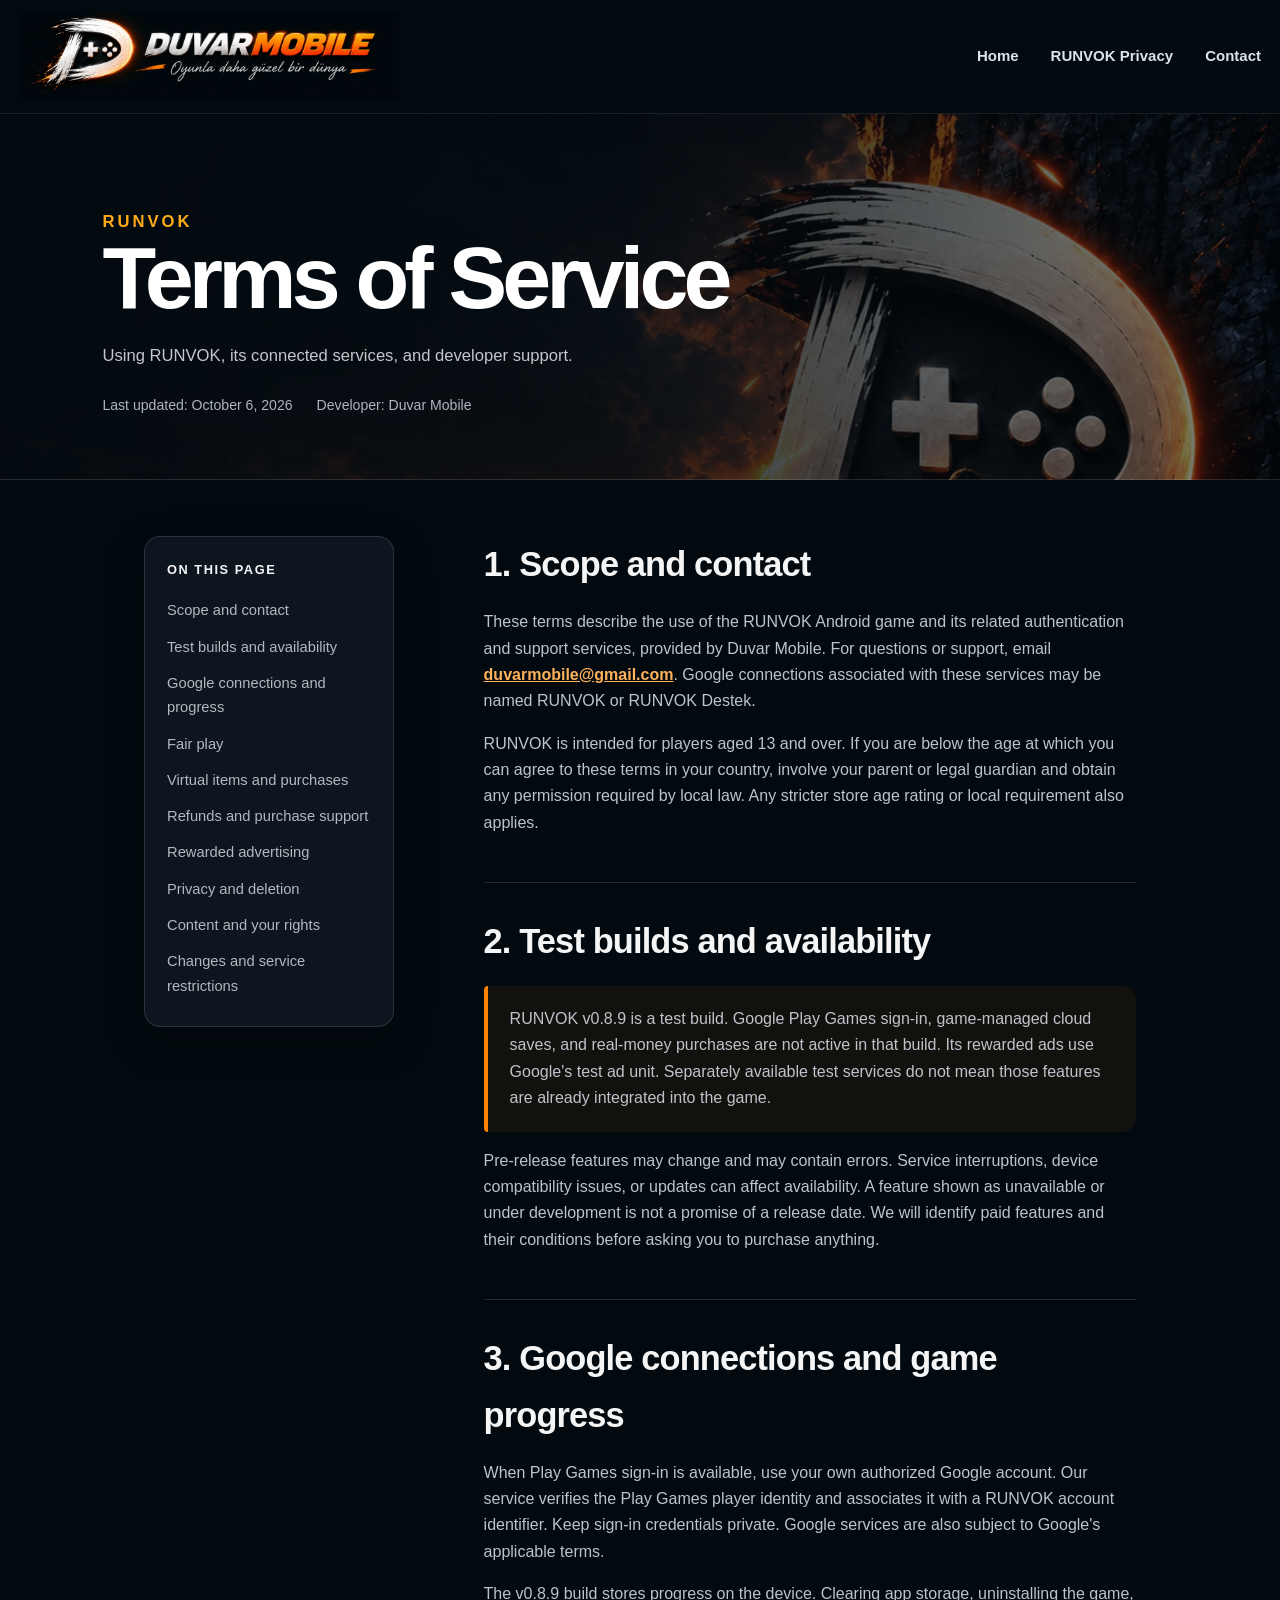
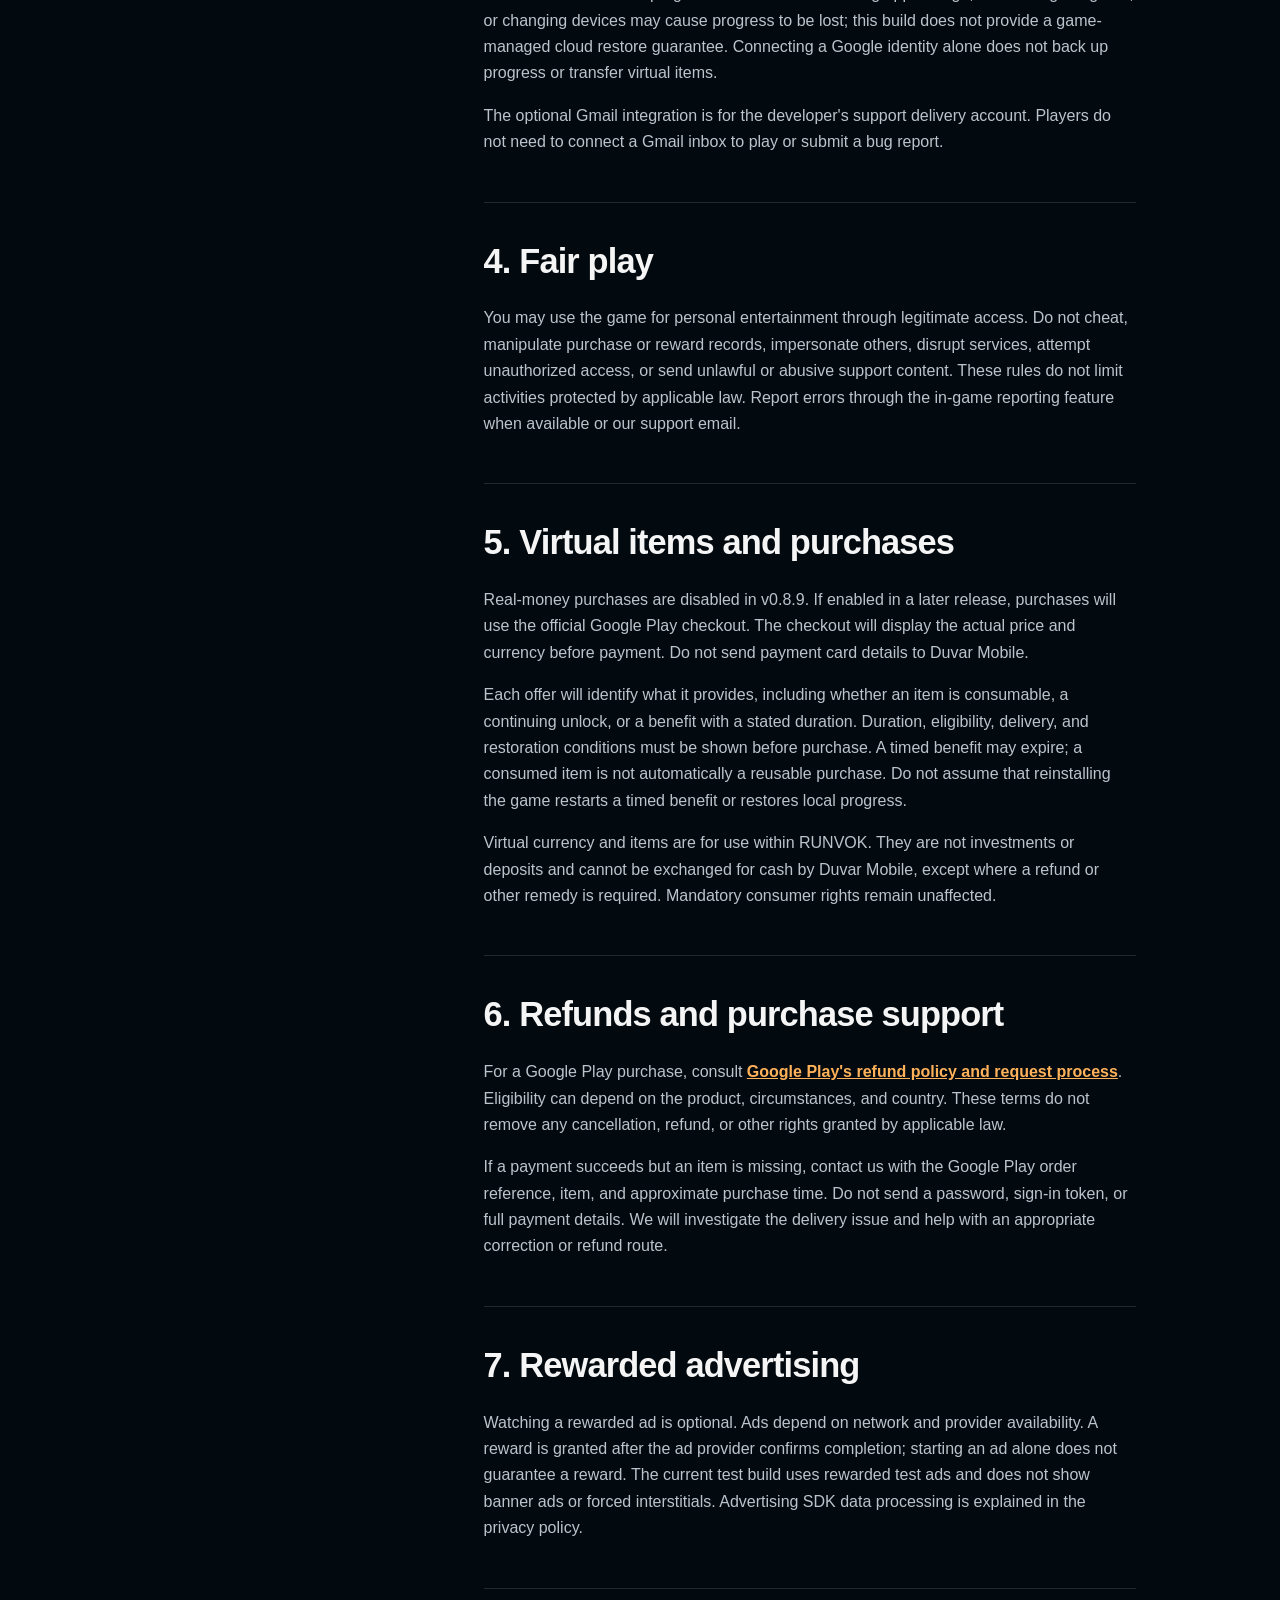
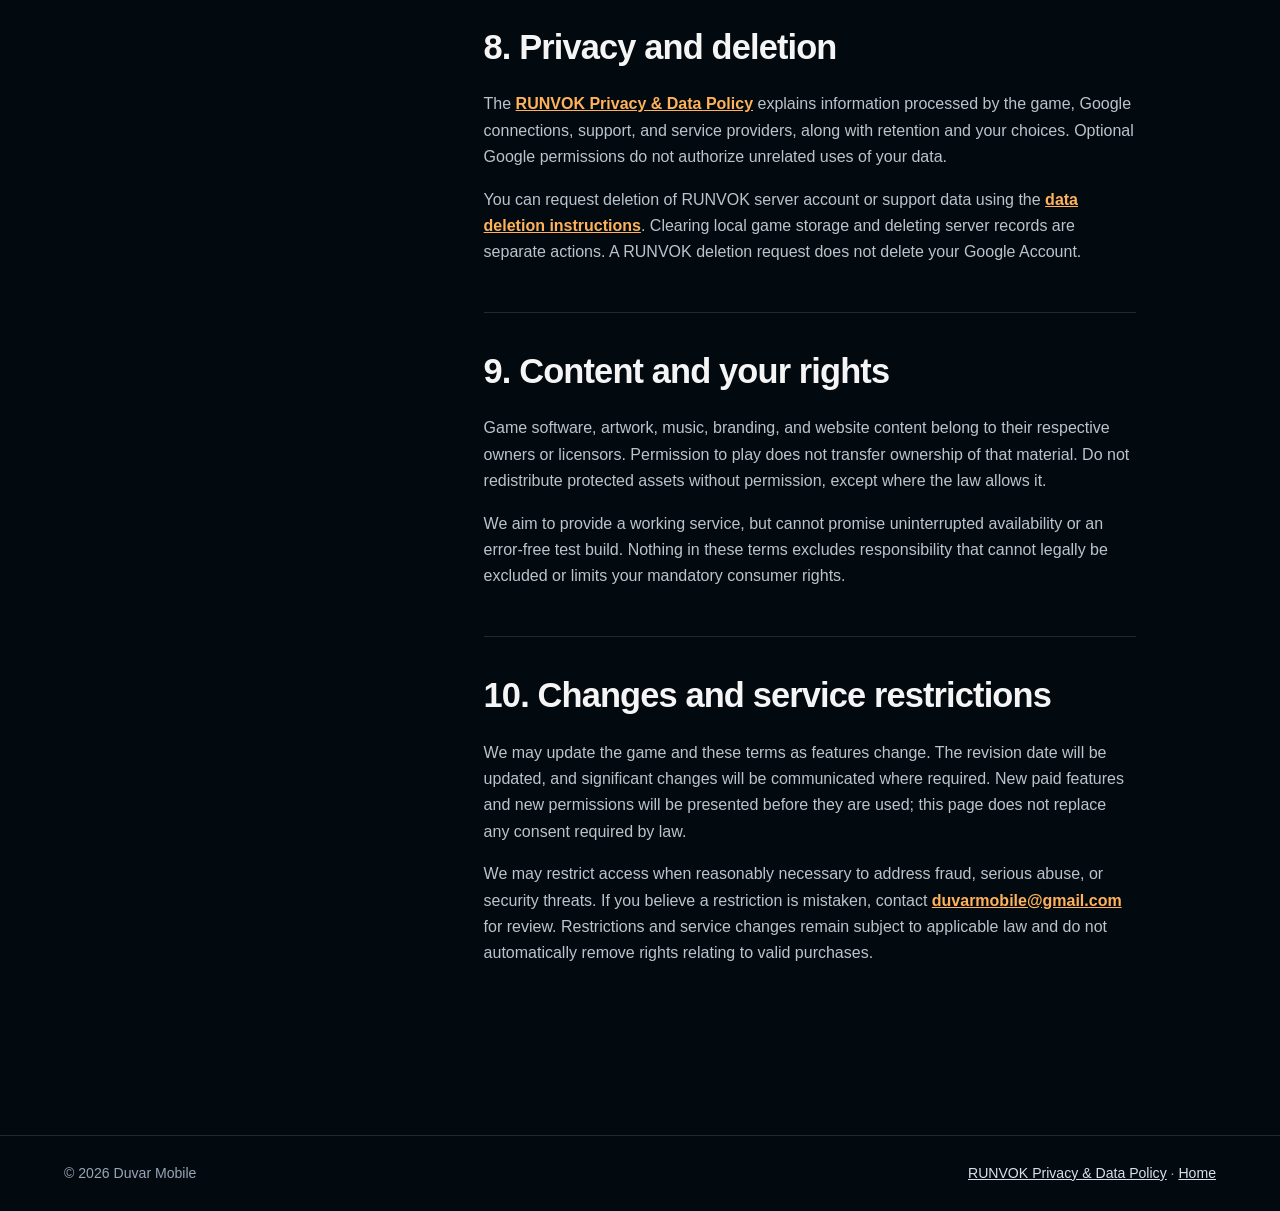
<file: terms/runvok/index.html>
<!doctype html>
<html lang="en">
<head>
<meta charset="utf-8">
<meta name="viewport" content="width=device-width, initial-scale=1">
<meta name="description" content="Terms of Service for RUNVOK by Duvar Mobile: test builds, fair play, Google connections, virtual items, purchases, refunds, and support.">
<title>RUNVOK Terms of Service — Duvar Mobile</title>
<link rel="canonical" href="https://duvarmobile.com/terms/runvok/">
<link rel="stylesheet" href="/styles.css?v=20260914">
<meta name="theme-color" content="#030a0f">
</head>
<body>
<header class="site-header">
<a class="brand" href="/" aria-label="Duvar Mobile home"><img src="/assets/duvarmobile-logo.webp" width="768" height="180" alt="DUVARMOBILE — A better world through games"></a>
<nav aria-label="Main navigation"><a href="/">Home</a><a href="/privacy/runvok/">RUNVOK Privacy</a><a href="mailto:duvarmobile@gmail.com">Contact</a></nav>
</header>
<main>
<header class="policy-hero"><p class="eyebrow">RUNVOK</p><h1>Terms of Service</h1><p>Using RUNVOK, its connected services, and developer support.</p><div class="policy-meta"><span>Last updated: October 6, 2026</span><span>Developer: Duvar Mobile</span></div></header>
<div class="policy-layout">
<aside class="policy-nav" aria-label="Terms sections"><strong>ON THIS PAGE</strong>
<a href="#scope">Scope and contact</a>
<a href="#test-builds">Test builds and availability</a>
<a href="#accounts">Google connections and progress</a>
<a href="#fair-play">Fair play</a>
<a href="#purchases">Virtual items and purchases</a>
<a href="#refunds">Refunds and purchase support</a>
<a href="#ads">Rewarded advertising</a>
<a href="#privacy">Privacy and deletion</a>
<a href="#rights">Content and your rights</a>
<a href="#changes">Changes and service restrictions</a>
</aside>
<article class="policy-content">
<section id="scope"><h2>1. Scope and contact</h2>
<p>These terms describe the use of the RUNVOK Android game and its related authentication and support services, provided by Duvar Mobile. For questions or support, email <a href="mailto:duvarmobile@gmail.com">duvarmobile@gmail.com</a>. Google connections associated with these services may be named RUNVOK or RUNVOK Destek.</p>
<p>RUNVOK is intended for players aged 13 and over. If you are below the age at which you can agree to these terms in your country, involve your parent or legal guardian and obtain any permission required by local law. Any stricter store age rating or local requirement also applies.</p></section>
<section id="test-builds"><h2>2. Test builds and availability</h2>
<p class="notice">RUNVOK v0.8.9 is a test build. Google Play Games sign-in, game-managed cloud saves, and real-money purchases are not active in that build. Its rewarded ads use Google's test ad unit. Separately available test services do not mean those features are already integrated into the game.</p>
<p>Pre-release features may change and may contain errors. Service interruptions, device compatibility issues, or updates can affect availability. A feature shown as unavailable or under development is not a promise of a release date. We will identify paid features and their conditions before asking you to purchase anything.</p></section>
<section id="accounts"><h2>3. Google connections and game progress</h2>
<p>When Play Games sign-in is available, use your own authorized Google account. Our service verifies the Play Games player identity and associates it with a RUNVOK account identifier. Keep sign-in credentials private. Google services are also subject to Google's applicable terms.</p>
<p>The v0.8.9 build stores progress on the device. Clearing app storage, uninstalling the game, or changing devices may cause progress to be lost; this build does not provide a game-managed cloud restore guarantee. Connecting a Google identity alone does not back up progress or transfer virtual items.</p>
<p>The optional Gmail integration is for the developer's support delivery account. Players do not need to connect a Gmail inbox to play or submit a bug report.</p></section>
<section id="fair-play"><h2>4. Fair play</h2>
<p>You may use the game for personal entertainment through legitimate access. Do not cheat, manipulate purchase or reward records, impersonate others, disrupt services, attempt unauthorized access, or send unlawful or abusive support content. These rules do not limit activities protected by applicable law. Report errors through the in-game reporting feature when available or our support email.</p></section>
<section id="purchases"><h2>5. Virtual items and purchases</h2>
<p>Real-money purchases are disabled in v0.8.9. If enabled in a later release, purchases will use the official Google Play checkout. The checkout will display the actual price and currency before payment. Do not send payment card details to Duvar Mobile.</p>
<p>Each offer will identify what it provides, including whether an item is consumable, a continuing unlock, or a benefit with a stated duration. Duration, eligibility, delivery, and restoration conditions must be shown before purchase. A timed benefit may expire; a consumed item is not automatically a reusable purchase. Do not assume that reinstalling the game restarts a timed benefit or restores local progress.</p>
<p>Virtual currency and items are for use within RUNVOK. They are not investments or deposits and cannot be exchanged for cash by Duvar Mobile, except where a refund or other remedy is required. Mandatory consumer rights remain unaffected.</p></section>
<section id="refunds"><h2>6. Refunds and purchase support</h2>
<p>For a Google Play purchase, consult <a href="https://support.google.com/googleplay/answer/2479637?hl=en">Google Play's refund policy and request process</a>. Eligibility can depend on the product, circumstances, and country. These terms do not remove any cancellation, refund, or other rights granted by applicable law.</p>
<p>If a payment succeeds but an item is missing, contact us with the Google Play order reference, item, and approximate purchase time. Do not send a password, sign-in token, or full payment details. We will investigate the delivery issue and help with an appropriate correction or refund route.</p></section>
<section id="ads"><h2>7. Rewarded advertising</h2>
<p>Watching a rewarded ad is optional. Ads depend on network and provider availability. A reward is granted after the ad provider confirms completion; starting an ad alone does not guarantee a reward. The current test build uses rewarded test ads and does not show banner ads or forced interstitials. Advertising SDK data processing is explained in the privacy policy.</p></section>
<section id="privacy"><h2>8. Privacy and deletion</h2>
<p>The <a href="/privacy/runvok/">RUNVOK Privacy &amp; Data Policy</a> explains information processed by the game, Google connections, support, and service providers, along with retention and your choices. Optional Google permissions do not authorize unrelated uses of your data.</p>
<p>You can request deletion of RUNVOK server account or support data using the <a href="/privacy/runvok/#haklar">data deletion instructions</a>. Clearing local game storage and deleting server records are separate actions. A RUNVOK deletion request does not delete your Google Account.</p></section>
<section id="rights"><h2>9. Content and your rights</h2>
<p>Game software, artwork, music, branding, and website content belong to their respective owners or licensors. Permission to play does not transfer ownership of that material. Do not redistribute protected assets without permission, except where the law allows it.</p>
<p>We aim to provide a working service, but cannot promise uninterrupted availability or an error-free test build. Nothing in these terms excludes responsibility that cannot legally be excluded or limits your mandatory consumer rights.</p></section>
<section id="changes"><h2>10. Changes and service restrictions</h2>
<p>We may update the game and these terms as features change. The revision date will be updated, and significant changes will be communicated where required. New paid features and new permissions will be presented before they are used; this page does not replace any consent required by law.</p>
<p>We may restrict access when reasonably necessary to address fraud, serious abuse, or security threats. If you believe a restriction is mistaken, contact <a href="mailto:duvarmobile@gmail.com">duvarmobile@gmail.com</a> for review. Restrictions and service changes remain subject to applicable law and do not automatically remove rights relating to valid purchases.</p></section>
</article>
</div>
</main>
<footer><span>© 2026 Duvar Mobile</span><span><a href="/privacy/runvok/">RUNVOK Privacy &amp; Data Policy</a> · <a href="/">Home</a></span></footer>
</body>
</html>
</file>
<file: homepage.css>
/* Duvar Mobile: reference-led cinematic homepage. */
:root{--bg:#030a0f;--bg2:#091119;--panel:#101921;--line:#ffffff20;--text:#f5f5f6;--muted:#b3b7bf;--orange:#ff6500;--amber:#ffab19;--shadow:0 24px 70px #0005;font-family:Arial,Helvetica,system-ui,sans-serif;color:var(--text);background:var(--bg);color-scheme:dark}
*{box-sizing:border-box}html{scroll-behavior:smooth;scroll-padding-top:100px}body{margin:0;background:var(--bg);color:var(--text);line-height:1.55}a{color:inherit}svg{fill:none;stroke:currentColor;stroke-width:1.8;stroke-linecap:round;stroke-linejoin:round}button,a,summary{-webkit-tap-highlight-color:transparent}a:focus-visible,summary:focus-visible{outline:3px solid #ffad25;outline-offset:5px}.shell{width:min(1320px,calc(100% - 64px));margin-inline:auto}.skip-link{position:absolute;z-index:100;top:12px;left:16px;transform:translateY(-180%);padding:10px 18px;background:#ff8400;color:#07111d;font-weight:700}.skip-link:focus{transform:none}
.topbar{position:relative;z-index:50;background:#030a0f;border-bottom:1px solid #ffffff10}.navrow{min-height:104px;display:flex;align-items:center;justify-content:space-between;gap:28px}.brand{display:block;width:380px;max-width:65%;text-decoration:none;line-height:0}.brand img{display:block;width:100%;height:auto;aspect-ratio:4.27/1;object-fit:cover}.desktop-nav{display:flex;gap:34px}.desktop-nav a{padding:15px 0;text-decoration:none;font-size:15px;font-weight:700;color:#d4d6da}.desktop-nav a:hover{color:var(--amber)}.mobile-menu{display:none}
.hero{position:relative;isolation:isolate;overflow:hidden;border-bottom:1px solid #ffffff25;min-height:860px;background:#030a0f;display:flex;flex-direction:column}.hero-scene{position:absolute;inset:0;z-index:-2;background-image:url('/assets/duvarmobile-world.webp');background-size:auto 108%;background-position:right 35%;background-repeat:no-repeat}.hero:before{content:"";position:absolute;inset:0;z-index:-1;background:linear-gradient(90deg,#030a0f 0%,#030a0fe8 19%,#030a0f90 38%,transparent 60%),linear-gradient(0deg,#030a0f 0%,#030a0f70 12%,transparent 24%)}.hero-content{padding-top:72px}.kicker{display:flex;align-items:center;gap:22px;margin:0 0 32px;font-size:13px;letter-spacing:.3em;font-weight:700;color:#b5bac3}.kicker span{color:#f8771a}h1{margin:0;max-width:830px;font-size:clamp(54px,5.5vw,78px);font-weight:900;line-height:1.03;letter-spacing:-.045em;text-shadow:0 2px 14px #0003}h1 span,h1 em{display:block}h1 em{font-style:normal;color:#ff8300;background:linear-gradient(180deg,#ffae13 8%,#ff6200 80%);background-clip:text;-webkit-background-clip:text;-webkit-text-fill-color:transparent}.lead{max-width:405px;margin:25px 0 0;color:#bec1c8;font-size:19px;line-height:1.5;text-shadow:0 2px 10px #000}.actions{display:flex;flex-wrap:wrap;gap:14px;margin-top:28px}.btn-primary,.btn-secondary{display:inline-flex;align-items:center;justify-content:center;gap:15px;min-height:54px;padding:0 23px;border-radius:11px;font-size:17px;font-weight:700;text-decoration:none;transition:background .18s,box-shadow .18s,transform .18s}.btn-primary svg,.btn-secondary svg{width:21px;height:21px;flex-shrink:0}.btn-primary{color:#fff;background:linear-gradient(115deg,#ffa51c,#ff5309);border:1px solid #ffc64c;box-shadow:0 0 8px #ffac2650,0 0 27px #ff690072,inset 0 0 1px 1px #ffffff50}.btn-primary:hover{box-shadow:0 0 32px #ff6900a0;transform:translateY(-2px)}.btn-secondary{background:#09121de8;border:1px solid #858b9490;color:#f3f3f5;box-shadow:0 4px 18px #0003}.btn-secondary:hover{background:#18202a;border-color:#f7a551}.world-tagline{position:relative;width:350px;margin:65px 0 0 4px;text-align:center;font:italic 32px/1.13 "URW Chancery L","Brush Script MT","Segoe Script",Georgia,cursive;color:#d4ccbf;transform:rotate(-6deg);text-shadow:0 2px 8px #000}.world-tagline span{display:block;width:64%;height:3px;margin:13px auto 0;background:linear-gradient(90deg,transparent,#f5891c 15%,#ff7000 80%,transparent);transform:rotate(-6deg)}.proof{display:grid;grid-template-columns:repeat(3,minmax(0,1fr));gap:0;margin-top:auto;padding-top:54px;padding-bottom:36px}.proof>div{position:relative;display:flex;flex-direction:column;align-items:center;text-align:center;padding:0 15px}.proof>div+div:before{content:"";position:absolute;left:0;bottom:6px;height:52px;width:1px;background:#89919e60}.proof svg{width:49px;height:49px;margin-bottom:12px;stroke:#ff9d16;filter:drop-shadow(0 0 5px #ff7d0030)}.proof strong{font-size:17px;line-height:1.3}.proof small{color:#b6bac2;font-size:15px;line-height:1.4;margin-top:7px}
.section{padding:78px 0}.section-head{display:flex;justify-content:space-between;align-items:end;gap:30px;margin-bottom:28px}.section-kicker{color:var(--amber);letter-spacing:.2em;margin-bottom:8px}.section h2,.about h2{margin:0;font-size:clamp(2rem,3.4vw,3.1rem);line-height:1;letter-spacing:-.045em}.section-head>p{max-width:450px;margin:0;color:#8290a0}.games{display:grid;grid-template-columns:repeat(3,minmax(0,1fr));gap:20px}.game{overflow:hidden;background:linear-gradient(180deg,rgba(16,31,47,.98),rgba(9,21,34,.98));border:1px solid rgba(255,255,255,.11);border-radius:18px;box-shadow:var(--shadow);transition:.25s}.game:hover{transform:translateY(-5px);border-color:rgba(255,129,31,.4)}.game-art{aspect-ratio:2.55/1;position:relative;display:flex;flex-direction:column;justify-content:end;padding:20px;overflow:hidden}.game-art:after{content:"";position:absolute;inset:0;background:linear-gradient(180deg,transparent 22%,rgba(4,10,17,.9));z-index:0}.game-art span,.game-art small{position:relative;z-index:1}.game-art span{font-size:clamp(1.75rem,3vw,2.8rem);font-weight:1000;font-style:italic;letter-spacing:-.07em;text-shadow:0 4px 20px rgba(0,0,0,.45)}.game-art small{color:rgba(255,255,255,.7);font-size:.61rem;font-weight:900;letter-spacing:.18em}.runvok{background:radial-gradient(circle at 75% 26%,#ffd862 0 8%,transparent 27%),linear-gradient(135deg,#0b82cf,#1dbfb7 45%,#dd8a1a)}.mitos{background:radial-gradient(circle at 78% 24%,#ff6a33 0 7%,transparent 28%),linear-gradient(135deg,#101838,#392866 48%,#7a1d2a)}.kirik{background:radial-gradient(circle at 72% 28%,#ffd34d 0 7%,transparent 28%),linear-gradient(135deg,#1173b9,#43b576 52%,#dda12b)}.game-body{padding:20px 20px 22px}.title-row{display:flex;justify-content:space-between;gap:14px;align-items:start}.genre{margin:0 0 4px;color:#ffb665;font-size:.65rem;font-weight:900;letter-spacing:.15em}.game h3{margin:0;font-size:1.52rem;line-height:1.1}.chip{flex:0 0 auto;padding:6px 9px;color:#ffbe72;background:rgba(255,108,0,.08);border:1px solid rgba(255,122,24,.3);border-radius:999px;font-size:.65rem;font-weight:850}.chip.live{color:#dffbe5;border-color:rgba(82,207,117,.28);background:rgba(65,196,103,.07)}.game-body>p{color:#a7b2c0;font-size:.88rem;min-height:68px}.game-actions{display:flex;align-items:center;gap:12px}.card-btn{display:inline-flex;align-items:center;gap:8px;padding:9px 13px;border-radius:10px;color:white;background:rgba(255,106,0,.11);border:1px solid rgba(255,121,24,.38);font-size:.79rem;font-weight:850;text-decoration:none}.card-btn.disabled{color:#8491a0;background:rgba(255,255,255,.04);border-color:rgba(255,255,255,.08)}.textlink{font-size:.79rem;color:#c2cad4;font-weight:750}
.about{padding:10px 0 88px}.about-grid{border-top:1px solid var(--line);padding-top:54px;display:grid;grid-template-columns:.82fr 1.18fr;gap:70px}.about-copy p{color:#a5b1bf}.mail{color:#ffd0a5;font-weight:850}.features{display:grid;grid-template-columns:repeat(3,1fr);gap:13px}.feature{padding:23px;border:1px solid rgba(255,255,255,.08);border-radius:16px;background:linear-gradient(180deg,rgba(15,31,47,.88),rgba(9,21,34,.72))}.feature i{width:44px;height:44px;display:grid;place-items:center;border-radius:50%;border:1px solid rgba(255,112,0,.4);color:var(--amber);font-style:normal;background:rgba(255,104,0,.08);margin-bottom:19px}.feature h3{font-size:1rem;margin:0 0 7px}.feature p{font-size:.81rem;margin:0;color:#909dac}.contact{padding:0 0 76px}.contact-inner{display:flex;align-items:center;justify-content:space-between;gap:28px;padding:34px clamp(24px,5vw,58px);border:1px solid rgba(255,131,31,.2);border-radius:20px;background:linear-gradient(105deg,rgba(255,104,0,.12),rgba(14,29,45,.98) 38%);box-shadow:var(--shadow)}.contact h2{margin:0;font-size:clamp(1.6rem,3vw,2.45rem)}footer{background:#050d16;border-top:1px solid var(--line);color:#95a2b1}.footer-grid{min-height:112px;display:grid;grid-template-columns:1fr auto 1fr;gap:28px;align-items:center}.footer-brand{font-weight:950;font-style:italic}.footer-brand b{color:var(--amber)}.footer-nav{display:flex;gap:22px}.footer-nav a{font-size:.79rem;text-decoration:none}.footer-contact{text-align:right;font-size:.77rem}.copyright{border-top:1px solid rgba(255,255,255,.06);padding:16px 0 20px;font-size:.71rem;color:#687687;display:flex;justify-content:space-between}

@media(max-width:1050px){.desktop-nav{gap:24px}.brand{width:320px}.navrow{min-height:90px}.hero{min-height:820px}.hero-scene{background-position:85% top;background-size:auto 100%}.hero:before{background:linear-gradient(90deg,#030a0fe0,#030a0f80 35%,transparent 70%),linear-gradient(0deg,#030a0f,transparent 24%)}.about-grid{grid-template-columns:1fr;gap:34px}}
@media(max-width:760px){
html{scroll-padding-top:24px}.shell{width:calc(100% - 38px)}.navrow{min-height:68px;gap:16px}.brand{width:260px;max-width:72%}.desktop-nav{display:none}.mobile-menu{display:block;position:relative}.mobile-menu summary{list-style:none;width:47px;height:47px;display:flex;flex-direction:column;align-items:center;justify-content:center;gap:5px;border:1px solid #7f85934d;border-radius:11px;background:#040b0f;cursor:pointer}.mobile-menu summary::-webkit-details-marker{display:none}.mobile-menu summary span{width:19px;height:2px;background:#ffc879;box-shadow:0 0 7px #ff761b90}.mobile-menu nav{position:absolute;right:0;top:56px;min-width:210px;padding:8px;background:#09121bf7;border:1px solid #ffffff26;border-radius:13px;box-shadow:0 18px 50px #000a}.mobile-menu nav a{display:block;padding:12px 14px;border-radius:6px;text-decoration:none;font-size:16px;font-weight:600}.mobile-menu nav a:hover{background:#ff740020;color:#ffb85f}
.hero{min-height:0}.hero-scene{background-size:100% auto;background-position:center top}.hero:before{background:linear-gradient(0deg,#030a0f 0%,#030a0fd9 7%,#030a0f30 21%,transparent 37%)}.hero-content{padding-top:clamp(28px,7.7vw,53px);min-height:112vw}.kicker{gap:clamp(12px,3.2vw,24px);font-size:clamp(10px,1.9vw,13px);letter-spacing:.28em;margin-bottom:clamp(24px,5.8vw,40px)}h1{font-size:clamp(32px,9vw,67px);line-height:1.04;letter-spacing:-.045em;max-width:95%;text-shadow:0 2px 14px #0004}.lead{font-size:clamp(16px,2.8vw,20px);line-height:1.36;max-width:57%;margin-top:clamp(16px,4vw,26px)}.actions{gap:9px;margin-top:18px}.btn-primary,.btn-secondary{min-height:40px;padding:0 16px;font-size:clamp(14px,2.7vw,18px);border-radius:9px;gap:9px}.btn-primary svg,.btn-secondary svg{width:17px;height:17px}.world-tagline{position:absolute;top:90vw;left:5%;width:40%;margin:0;font-size:clamp(21px,4.4vw,31px)}.world-tagline span{margin-top:8px;height:2px}.proof{width:100%;padding:13px 8px 26px;margin-top:0}.proof>div{padding:0 5px}.proof svg{width:37px;height:37px;margin-bottom:8px}.proof strong{font-size:clamp(12px,2.3vw,17px);line-height:1.25}.proof small{font-size:clamp(12px,2.2vw,15px);line-height:1.35;margin-top:5px}.proof>div+div:before{height:34px;bottom:10px}
.section{padding:54px 0}.section-head{display:block;margin-bottom:24px}.section-head>p{margin-top:14px;font-size:16px}.section-kicker{font-size:12px}.games{grid-template-columns:1fr;gap:18px}.game-art{aspect-ratio:2.55/1}.game-art span{font-size:36px}.game-body>p{min-height:auto;font-size:16px}.genre,.chip{font-size:12px}.card-btn,.textlink{font-size:14px}.about{padding-bottom:60px}.about-grid{gap:28px;padding-top:38px}.features{grid-template-columns:1fr}.feature p{font-size:16px}.contact{padding-bottom:54px}.contact-inner{align-items:flex-start;flex-direction:column;padding:26px 22px}.footer-grid{grid-template-columns:1fr;text-align:center;padding:26px 0}.footer-nav{justify-content:center;flex-wrap:wrap}.footer-nav a,.footer-contact{font-size:14px}.footer-contact{text-align:center}.copyright{flex-direction:column;align-items:center;gap:6px;font-size:12px}
}
@media(max-width:380px){.shell{width:calc(100% - 30px)}.brand{max-width:73%}.hero-content{min-height:123vw}.world-tagline{top:100vw}.hero-scene{background-size:auto 100%;background-position:54% top}.lead{max-width:63%}.actions{gap:8px}.btn-primary,.btn-secondary{padding:0 12px;font-size:14px}.proof strong{max-width:110px}.proof small{max-width:106px}.kicker{letter-spacing:.21em;gap:12px}}
@media(prefers-reduced-motion:reduce){html{scroll-behavior:auto}*{transition:none!important}}
</file>
<file: styles.css>
:root{--ink:#111827;--muted:#586477;--paper:#f5f7fb;--surface:#fff;--line:#dce2eb;--navy:#07111d;--navy2:#0b1b2c;--orange:#ff6a00;--orange2:#ff9d10;--gold:#ffb21a;--radius:18px;font-family:Inter,ui-sans-serif,system-ui,-apple-system,BlinkMacSystemFont,"Segoe UI",sans-serif;color:var(--ink);background:var(--paper)}
*{box-sizing:border-box}html{scroll-behavior:smooth}body{margin:0;min-width:320px;line-height:1.65;background:var(--paper)}a{color:inherit}
.site-header{min-height:76px;display:flex;align-items:center;justify-content:space-between;gap:24px;padding:12px clamp(20px,5vw,72px);color:#f7f9fc;background:linear-gradient(110deg,#050d16,#0a1725);border-bottom:1px solid rgba(255,255,255,.09)}
.brand{display:inline-flex;align-items:center;gap:8px;color:#fff;text-decoration:none;font-weight:950;font-style:italic;letter-spacing:-.035em}.brand b{color:var(--orange2)}.brand-mark{position:relative;width:50px;height:46px;display:grid;place-items:center;color:white;background:transparent;border-radius:0;font-size:2.8rem;line-height:1;font-weight:1000;transform:skewX(-9deg);text-shadow:0 0 16px rgba(255,255,255,.15)}.brand-mark:after{content:'+••';position:absolute;left:20px;top:17px;padding:1px 3px;color:#07111d;background:#fff;border-radius:7px;font-size:.42rem;letter-spacing:.03em;transform:skewX(9deg)}
.site-header nav{display:flex;gap:clamp(15px,3vw,32px)}.site-header nav a{color:#dbe3ec;font-size:.9rem;font-weight:750;text-decoration:none}.site-header nav a:hover,.site-header nav a:focus-visible{color:#ffad50}
.eyebrow{margin:0 0 13px;color:var(--orange);font-size:.76rem;font-weight:900;letter-spacing:.18em}.policy-hero{padding:74px clamp(20px,8vw,128px) 62px;color:white;background:radial-gradient(circle at 82% 18%,rgba(255,113,0,.18),transparent 22rem),linear-gradient(135deg,#07111d,#102a43)}.policy-hero .eyebrow{color:var(--orange2)}.policy-hero h1{max-width:900px;margin:0;font-size:clamp(2.7rem,7vw,5.5rem);line-height:.98;letter-spacing:-.055em}.policy-hero p{max-width:760px;margin:20px 0 0;color:#c7d3df;font-size:1.04rem}.policy-meta{display:flex;flex-wrap:wrap;gap:10px 24px;margin-top:25px;color:#95a9bd;font-size:.88rem}
.policy-layout{max-width:1120px;margin:0 auto;padding:56px clamp(20px,5vw,64px) 92px;display:grid;grid-template-columns:minmax(190px,250px) minmax(0,1fr);gap:clamp(34px,7vw,90px);align-items:start}.policy-nav{position:sticky;top:24px;padding:22px;background:#fff;border:1px solid var(--line);border-radius:16px;box-shadow:0 14px 40px rgba(21,42,72,.06)}.policy-nav strong{display:block;margin-bottom:12px;font-size:.8rem;letter-spacing:.12em}.policy-nav a{display:block;padding:6px 0;color:var(--muted);font-size:.92rem;text-decoration:none}.policy-nav a:hover,.policy-nav a:focus-visible{color:var(--orange)}.policy-content{min-width:0}.policy-content section{padding:0 0 30px;margin:0 0 30px;border-bottom:1px solid var(--line)}.policy-content section:last-child{border:0}.policy-content h2{margin:0 0 12px;font-size:clamp(1.55rem,3vw,2.15rem);letter-spacing:-.025em}.policy-content h3{margin:24px 0 8px;font-size:1.08rem}.policy-content p,.policy-content li{color:#3f4958}.policy-content ul{padding-left:1.25rem}.policy-content li+li{margin-top:8px}.policy-content a{color:#d95100;font-weight:700}.notice{padding:20px 22px;background:#fff3e8;border-left:4px solid var(--orange);border-radius:4px 14px 14px 4px}
.policy-index{max-width:880px;margin:0 auto;padding:78px 20px 110px}.policy-index:before{content:'DUVAR MOBILE';display:inline-block;margin-bottom:26px;color:#7b8796;font-size:.7rem;font-weight:900;letter-spacing:.18em}.policy-index h1{margin-top:0;font-size:clamp(2.5rem,7vw,4.9rem);line-height:1;letter-spacing:-.05em}.policy-index>p{color:var(--muted)}.policy-list{margin-top:38px}.policy-list a{display:flex;align-items:center;justify-content:space-between;gap:20px;padding:24px;color:inherit;background:white;border:1px solid var(--line);border-radius:16px;text-decoration:none;box-shadow:0 16px 45px rgba(20,42,72,.05)}.policy-list a:hover,.policy-list a:focus-visible{border-color:#ff8a34}.policy-list strong{font-size:1.18rem}.policy-list span{color:#e95b00;font-weight:900}
.primary-link{width:fit-content;display:inline-flex;align-items:center;gap:12px;margin-top:15px;padding:12px 18px;color:#fff;background:linear-gradient(135deg,var(--orange2),#ff5114);border-radius:12px;font-weight:850;text-decoration:none}
body>footer{display:flex;justify-content:space-between;gap:20px;padding:26px clamp(20px,5vw,72px);color:#98a5b5;background:#050d16;font-size:.88rem}body>footer a{color:#d9e0e8}
@media(max-width:720px){.site-header{align-items:flex-start;flex-direction:column;gap:4px}.site-header nav{gap:14px;padding-bottom:8px}.policy-layout{grid-template-columns:1fr}.policy-nav{position:static}.policy-hero{padding-top:58px}.policy-index{padding-top:58px}body>footer{flex-direction:column;align-items:flex-start}}
@media(prefers-reduced-motion:reduce){html{scroll-behavior:auto}}

/* Shared branding with the approved homepage. */
:root{--ink:#f5f5f6;--muted:#b3b7bf;--paper:#030a0f;--surface:#0d161f;--line:#ffffff20;--navy:#030a0f;--navy2:#091119;--orange:#ff8300;--orange2:#ffab19;color-scheme:dark;font-family:Arial,Helvetica,system-ui,sans-serif}
body{min-width:0}.site-header{background:#030a0f;min-height:104px;padding:12px max(19px,calc((100% - 1320px)/2));border-bottom:1px solid #ffffff15}.brand{display:block;width:380px;max-width:65%;line-height:0}.brand img{display:block;width:100%;height:auto;aspect-ratio:4.27/1;object-fit:cover}.site-header nav a{font-size:15px}.policy-hero{position:relative;background:linear-gradient(90deg,#030a0ff2,#030a0fbb 60%,#030a0f80),url('/assets/duvarmobile-world.webp') right 45%/cover no-repeat;border-bottom:1px solid var(--line)}.policy-hero h1{color:#fff}.policy-hero p{color:#c4c6cc}.policy-meta{color:#afb4be;overflow-wrap:anywhere}.policy-nav{background:var(--surface);box-shadow:0 14px 40px #0003}.policy-content p,.policy-content li{color:#bec3cb}.policy-content a{color:#ffb25a}.notice{background:#ff830010;color:#d5d7db}.policy-index{min-height:65vh}.policy-index:before{color:#ffab19}.policy-list a{background:var(--surface);box-shadow:0 16px 45px #0003}.policy-list span{color:#ffb25a}.policy-list strong{color:#f5f5f6}.primary-link{border:1px solid #ffc64c;box-shadow:0 0 20px #ff690045}body>footer{background:#030a0f;border-top:1px solid var(--line)}a:focus-visible{outline:2px solid #ffab19;outline-offset:5px}.policy-content section{scroll-margin-top:24px}
@media(max-width:720px){.site-header{min-height:68px;gap:12px;padding:12px 19px 16px}.brand{width:260px;max-width:85%}.site-header nav{gap:24px;padding:0;flex-wrap:wrap}.site-header nav a{font-size:16px;display:block;padding:5px 0}.policy-hero{padding:42px 20px;background-position:65% 45%}.policy-hero h1{font-size:clamp(2.5rem,10vw,4rem);line-height:1.08}.policy-hero p{font-size:16px}.policy-meta{font-size:14px}.policy-layout{padding:30px 20px 60px;gap:34px}.policy-nav{display:grid;grid-template-columns:repeat(2,minmax(0,1fr));gap:2px 14px;padding:20px}.policy-nav strong{grid-column:1/-1}.policy-nav a{font-size:14px;padding:8px 0}.policy-index{padding:42px 20px 64px}.policy-index h1{font-size:clamp(2.3rem,10vw,4rem)}.policy-list a{flex-wrap:wrap}.policy-content{overflow-wrap:anywhere}.policy-content p,.policy-content li{font-size:16px}}
</file>
